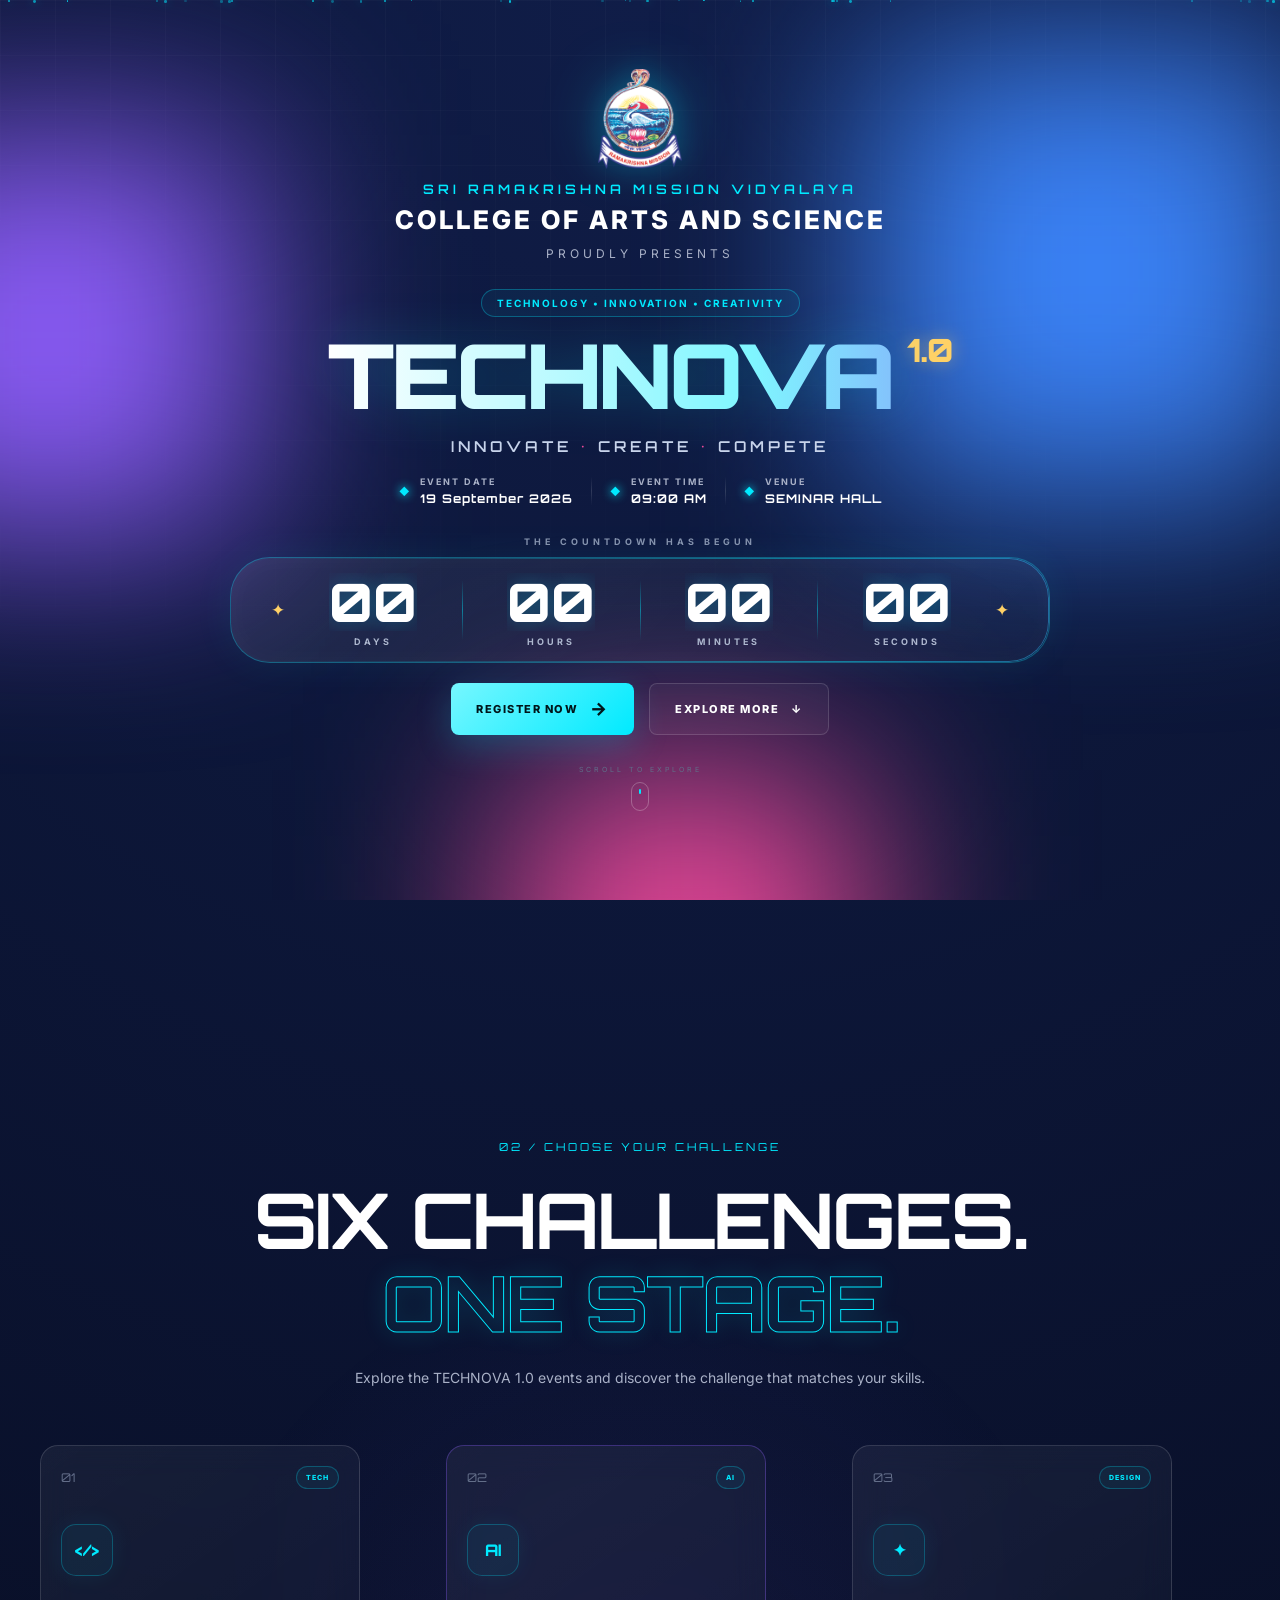
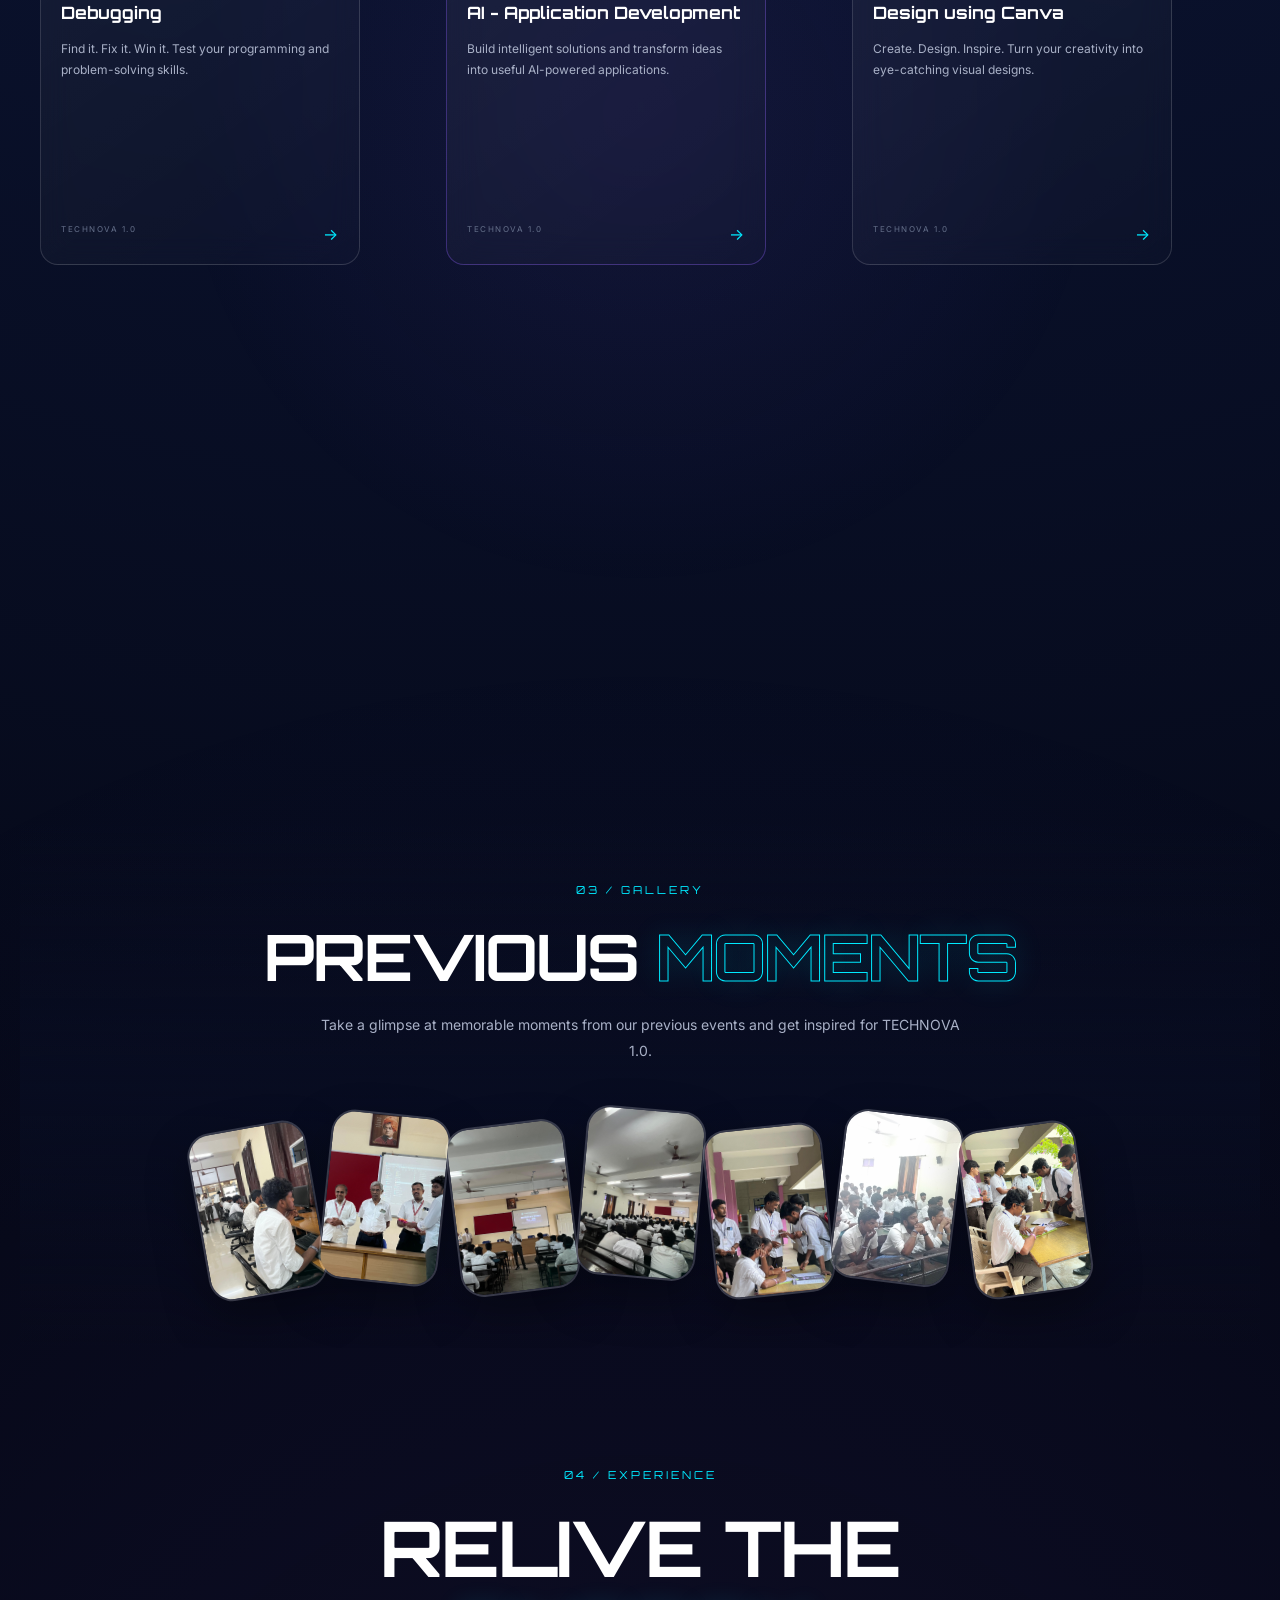
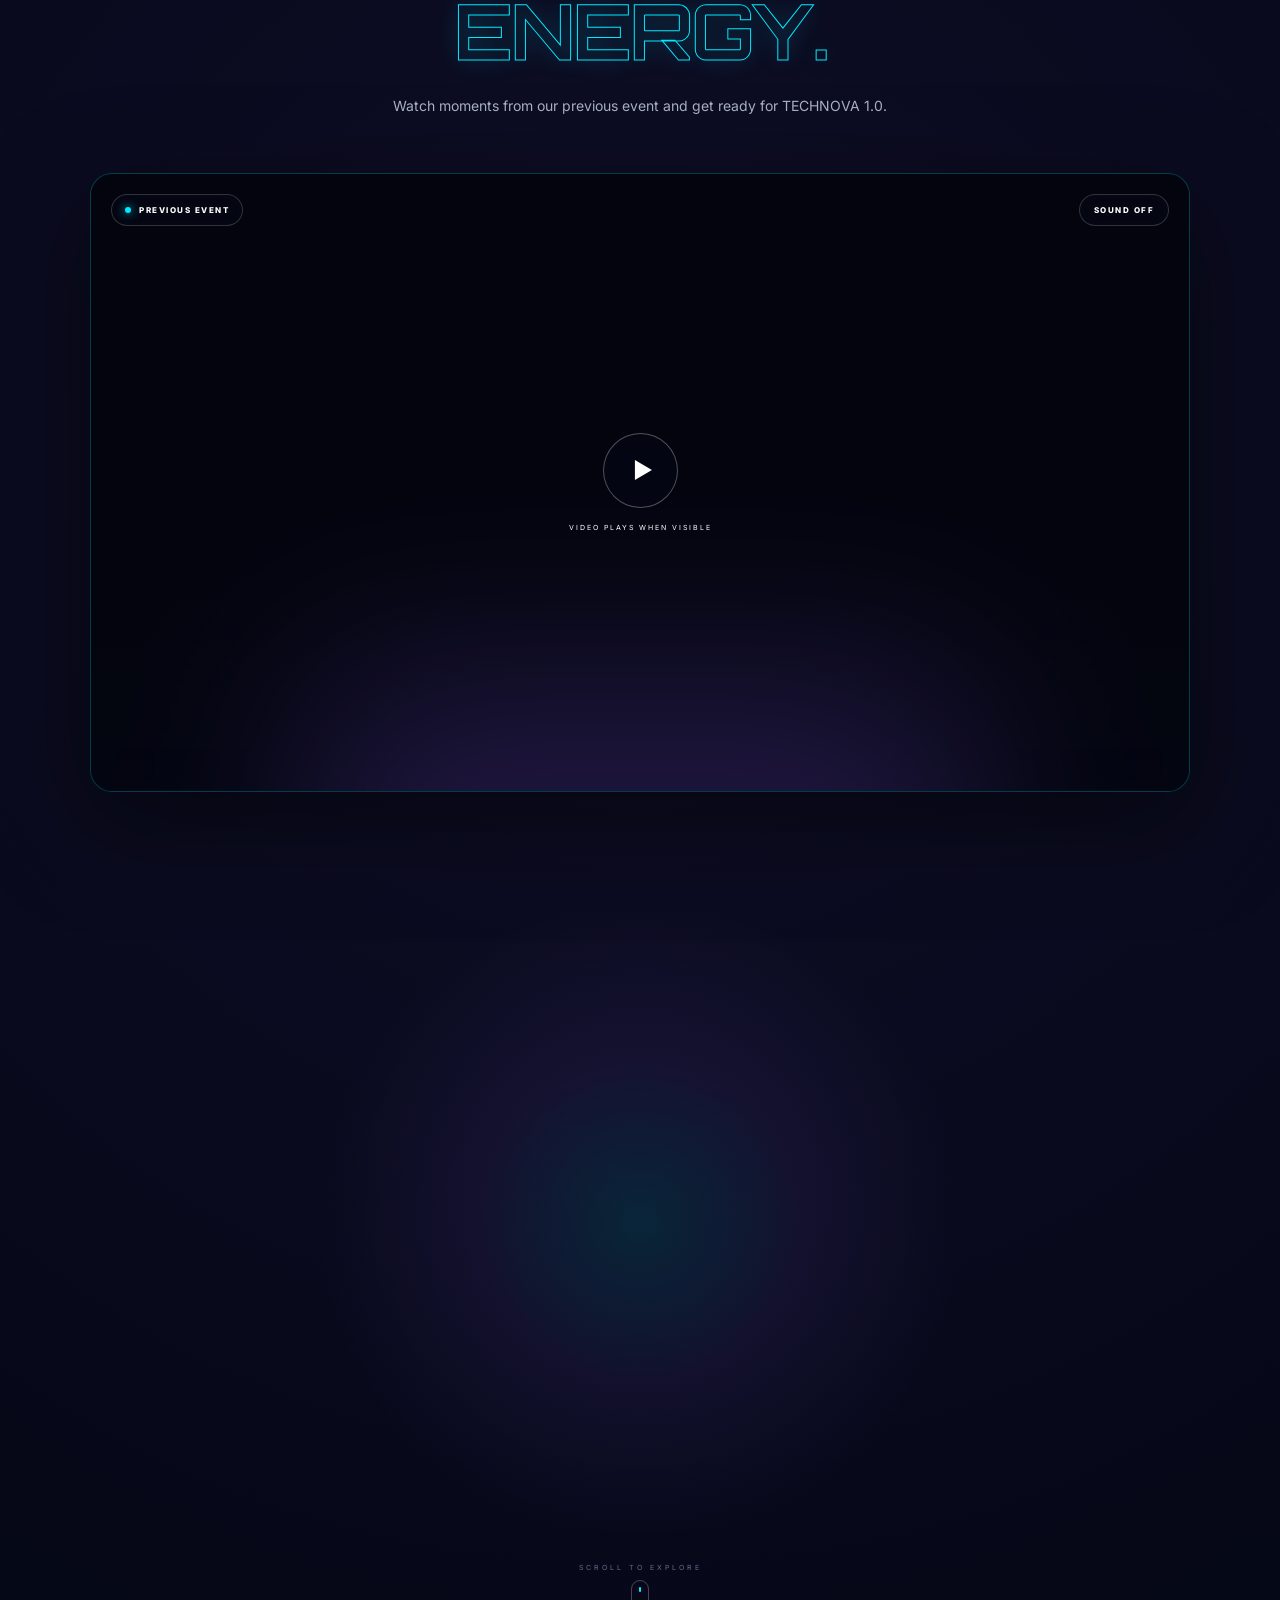
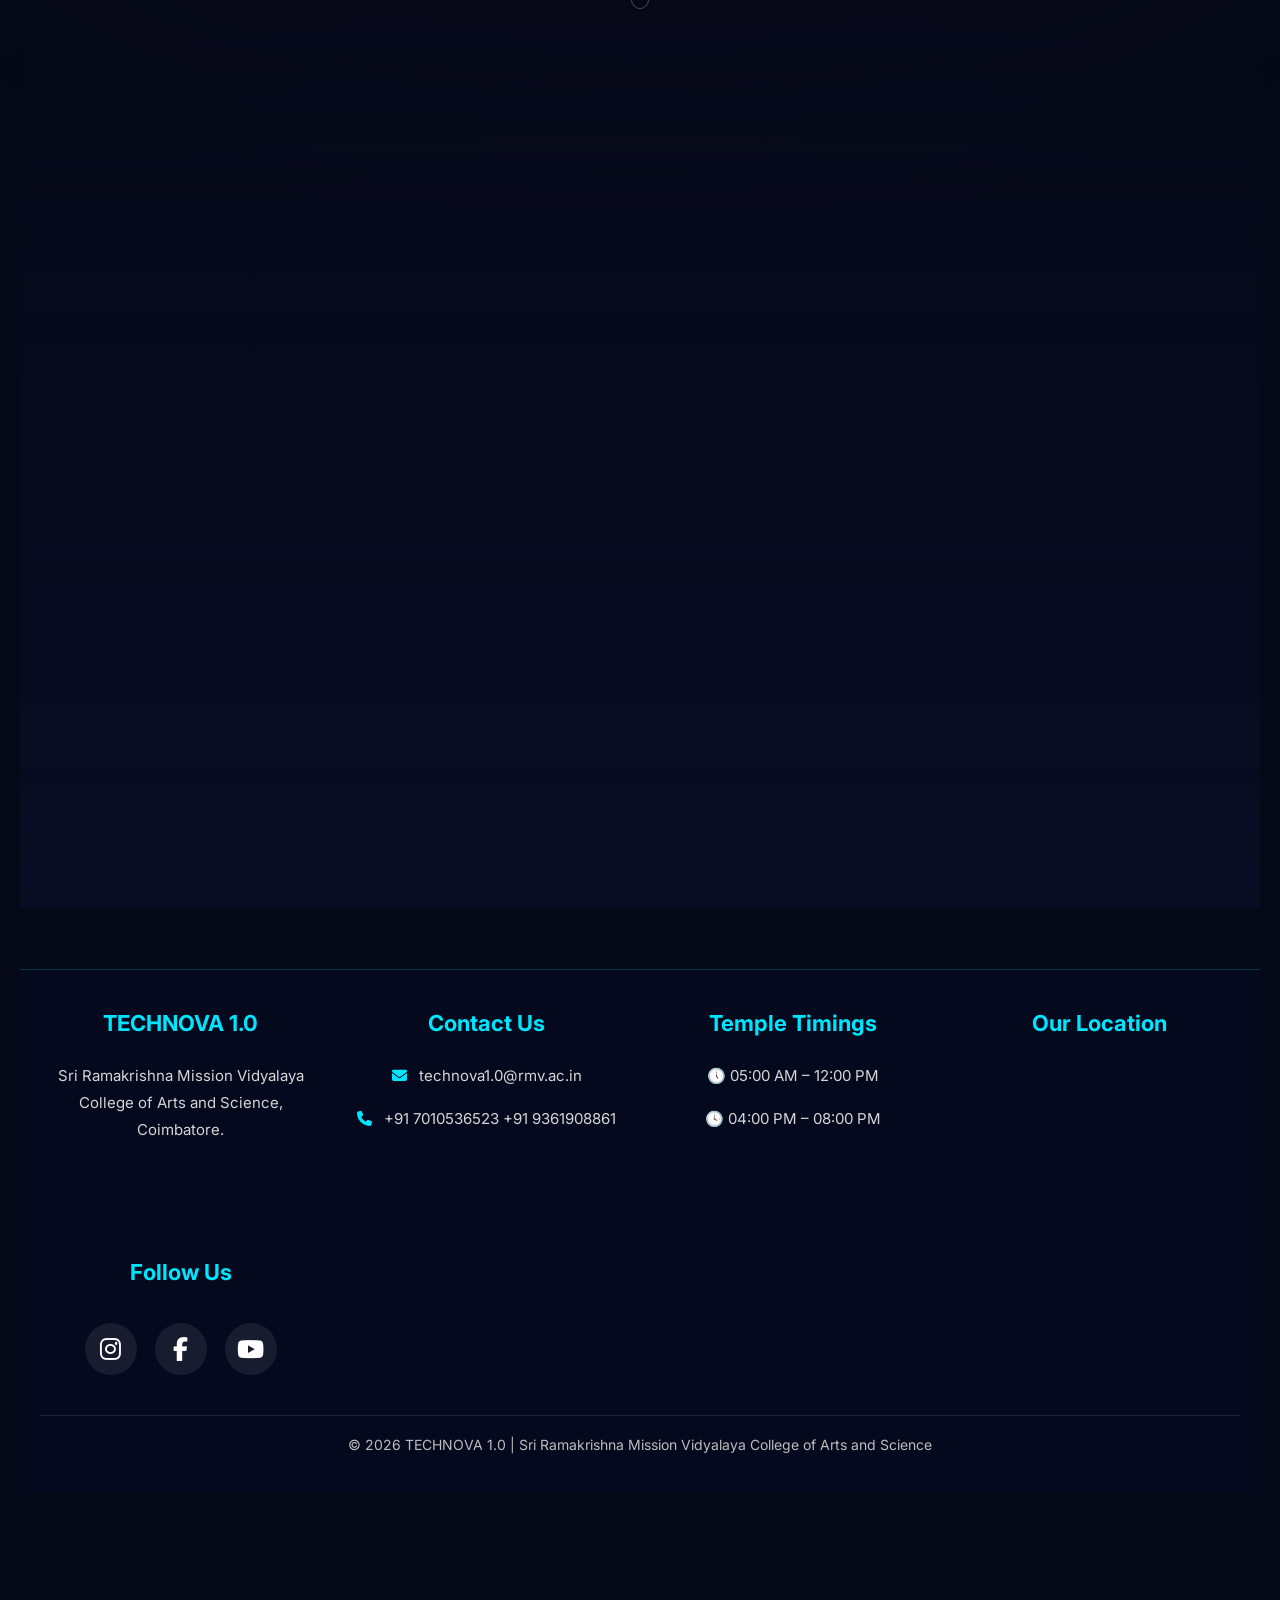
<file: index.html>
<!DOCTYPE html>
<html lang="en">
<head>
    <meta charset="UTF-8">
    <meta name="viewport" content="width=device-width, initial-scale=1.0">

    <title>TECHNOVA 1.0 | SRMV College</title>

    <meta
        name="description"
        content="TECHNOVA 1.0 - Sri Ramakrishna Mission Vidyalaya College of Arts and Science"
    >
    <!-- Font Awesome -->
<link rel="stylesheet"
href="https://cdnjs.cloudflare.com/ajax/libs/font-awesome/6.6.0/css/all.min.css">

    <link rel="stylesheet" href="css/style.css">
</head>

<body>

    <!-- Animated Background -->
    <div class="background-animation">
        <div class="grid"></div>

        <div class="orb orb-one"></div>
        <div class="orb orb-two"></div>
        <div class="orb orb-three"></div>

        <div id="particles"></div>
    </div>


    <!-- =========================
         HERO SECTION
    ========================== -->
    <main class="hero">

        <!-- College Logo -->
        <div class="logo-wrapper reveal">
            <div class="logo-glow"></div>

            <img
                src="assets/images/logo.png"
                alt="Sri Ramakrishna Mission Vidyalaya College Logo"
                class="college-logo"
            >
        </div>


        <!-- College Name -->
        <div class="college-section reveal">

            <p class="institution-label">
                SRI RAMAKRISHNA MISSION VIDYALAYA
            </p>

            <h1 class="college-name">
                COLLEGE OF ARTS AND SCIENCE
            </h1>

            <p class="presents">
                proudly presents
            </p>

        </div>


        <!-- Event Name -->
        <section class="event-title-section reveal">

            <div class="tech-label">
                TECHNOLOGY • INNOVATION • CREATIVITY
            </div>

            <h2 class="technova-title">
                <span class="techno">TECHNOVA</span>
                <span class="version">1.0</span>
            </h2>

            <p class="tagline">
                INNOVATE <span>•</span>
                CREATE <span>•</span>
                COMPETE
            </p>

        </section>


        <!-- Event Information -->
        <section class="event-info reveal">

            <div class="info-item">
                <span class="info-icon">◆</span>

                <div>
                    <small>EVENT DATE</small>
                    <strong>19 September 2026</strong>
                </div>
            </div>

            <div class="info-line"></div>

            <div class="info-item">
                <span class="info-icon">◆</span>

                <div>
                    <small>EVENT TIME</small>
                    <strong>09:00 AM</strong>
                </div>
            </div>

            <div class="info-line"></div>

            <div class="info-item">
                <span class="info-icon">◆</span>

                <div>
                    <small>VENUE</small>
                    <strong>SEMINAR HALL</strong>
                </div>
            </div>

        </section>


        <!-- =========================
             COUNTDOWN
        ========================== -->

        <section class="countdown-section reveal">

            <p class="countdown-heading">
                THE COUNTDOWN HAS BEGUN
            </p>

            <div class="countdown-card">

                <div class="side-decoration">
                    ✦
                </div>


                <!-- Days -->
                <div class="countdown-box">

                    <div class="number-wrapper">
                        <span id="days" class="count-number">00</span>
                    </div>

                    <span class="count-label">
                        DAYS
                    </span>

                </div>


                <div class="separator"></div>


                <!-- Hours -->
                <div class="countdown-box">

                    <div class="number-wrapper">
                        <span id="hours" class="count-number">00</span>
                    </div>

                    <span class="count-label">
                        HOURS
                    </span>

                </div>


                <div class="separator"></div>


                <!-- Minutes -->
                <div class="countdown-box">

                    <div class="number-wrapper">
                        <span id="minutes" class="count-number">00</span>
                    </div>

                    <span class="count-label">
                        MINUTES
                    </span>

                </div>


                <div class="separator"></div>


                <!-- Seconds -->
                <div class="countdown-box">

                    <div class="number-wrapper">
                        <span id="seconds" class="count-number">00</span>
                    </div>

                    <span class="count-label">
                        SECONDS
                    </span>

                </div>


                <div class="side-decoration">
                    ✦
                </div>

            </div>

        </section>


        <!-- Buttons -->
        <div class="hero-buttons reveal">

            <a
                href="registration.html"
                class="btn btn-primary"
            >
                <span>REGISTER NOW</span>
                <span class="arrow">→</span>
            </a>


            <button
                type="button"
                class="btn btn-secondary"
                id="exploreBtn"
            >
                EXPLORE MORE
                <span class="down-arrow">↓</span>
            </button>

        </div>
        <div class="scroll-indicator">

    <span>SCROLL TO EXPLORE</span>

    <div class="mouse">
        <div class="mouse-wheel"></div>
    </div>

</div>

</main>

<!-- EVENTS SECTION -->
<section class="events-section" id="events">

        <!-- ==========================================
     EVENTS SECTION
========================================== -->

<section class="events-section" id="events">

    <div class="section-container">

        <div class="section-header-center">

            <p class="section-number">
                02 / CHOOSE YOUR CHALLENGE
            </p>

            <h2 class="section-title">
                SIX CHALLENGES.
                <span>ONE STAGE.</span>
            </h2>

            <p class="section-subtitle">
                Explore the TECHNOVA 1.0 events and discover
                the challenge that matches your skills.
            </p>

        </div>


        <div class="home-events-grid">


            <!-- EVENT 01 -->

            <article class="home-event-card">

                <div class="event-top">

                    <span class="event-index">
                        01
                    </span>

                    <span class="event-badge">
                        TECH
                    </span>

                </div>

                <div class="event-icon">
                    &lt;/&gt;
                </div>

                <h3>
                    Debugging
                </h3>

                <p>
                    Find it. Fix it. Win it.
                    Test your programming and
                    problem-solving skills.
                </p>

                <div class="event-bottom">
                    <span>TECHNOVA 1.0</span>
                    <span>→</span>
                </div>

            </article>



            <!-- EVENT 02 -->

            <article class="home-event-card featured">

                <div class="event-top">

                    <span class="event-index">
                        02
                    </span>

                    <span class="event-badge">
                        AI
                    </span>

                </div>

                <div class="event-icon">
                    AI
                </div>

                <h3>
                    AI - Application Development
                </h3>

                <p>
                    Build intelligent solutions
                    and transform ideas into
                    useful AI-powered applications.
                </p>

                <div class="event-bottom">
                    <span>TECHNOVA 1.0</span>
                    <span>→</span>
                </div>

            </article>



            <!-- EVENT 03 -->

            <article class="home-event-card">

                <div class="event-top">

                    <span class="event-index">
                        03
                    </span>

                    <span class="event-badge">
                        DESIGN
                    </span>

                </div>

                <div class="event-icon">
                    ✦
                </div>

                <h3>
                    Design using Canva
                </h3>

                <p>
                    Create. Design. Inspire.
                    Turn your creativity into
                    eye-catching visual designs.
                </p>

                <div class="event-bottom">
                    <span>TECHNOVA 1.0</span>
                    <span>→</span>
                </div>

            </article>



            <!-- EVENT 04 -->

            <article class="home-event-card">

                <div class="event-top">

                    <span class="event-index">
                        04
                    </span>

                    <span class="event-badge">
                        FUN
                    </span>

                </div>

                <div class="event-icon">
                    AZ
                </div>

                <h3>
                    Jumble Words
                </h3>

                <p>
                    Decode the challenge.
                    Rearrange, discover and race
                    against time.
                </p>

                <div class="event-bottom">
                    <span>TECHNOVA 1.0</span>
                    <span>→</span>
                </div>

            </article>



            <!-- EVENT 05 -->

            <article class="home-event-card">

                <div class="event-top">

                    <span class="event-index">
                        05
                    </span>

                    <span class="event-badge">
                        IDEA
                    </span>

                </div>

                <div class="event-icon">
                    ◇
                </div>

                <h3>
                    Ideation
                </h3>

                <p>
                    Turn ideas into possibilities.
                    Think differently and present
                    innovative solutions.
                </p>

                <div class="event-bottom">
                    <span>TECHNOVA 1.0</span>
                    <span>→</span>
                </div>

            </article>



            <!-- EVENT 06 -->

            <article class="home-event-card featured">

                <div class="event-top">

                    <span class="event-index">
                        06
                    </span>

                    <span class="event-badge">
                        AI
                    </span>

                </div>

                <div class="event-icon">
                    ▶
                </div>

                <h3>
                    AI - Video Generator
                </h3>

                <p>
                    Imagine it. Generate it.
                    Use artificial intelligence
                    to transform concepts into video.
                </p>

                <div class="event-bottom">
                    <span>TECHNOVA 1.0</span>
                    <span>→</span>
                </div>

            </article>

        </div>

    </div>

</section>



<!-- ==========================================
     GALLERY
========================================== -->

<section class="gallery-section" id="gallery">
    <div class="section-header-center">

    <p class="section-number">
        03 / GALLERY
    </p>

    <h2 class="section-title">
        PREVIOUS
        <span>MOMENTS</span>
    </h2>

    <p class="section-subtitle">
        Take a glimpse at memorable moments from our previous events and get inspired for TECHNOVA 1.0.
    </p>

</div>

    <div class="photo-strip">

    <div class="strip-photo">
        <img src="assets/images/gallery/event-1.jpg" alt="Previous Event">
    </div>

    <div class="strip-photo">
        <img src="assets/images/gallery/event-2.jpg" alt="Previous Event">
    </div>

    <div class="strip-photo">
        <img src="assets/images/gallery/event-3.jpg" alt="Previous Event">
    </div>

    <div class="strip-photo">
        <img src="assets/images/gallery/event-4.jpg" alt="Previous Event">
    </div>

    <div class="strip-photo">
        <img src="assets/images/gallery/event-5.jpg" alt="Previous Event">
    </div>

    <div class="strip-photo">
        <img src="assets/images/gallery/event-6.jpg" alt="Previous Event">
    </div>

    <div class="strip-photo">
        <img src="assets/images/gallery/event-7.jpg" alt="Previous Event">
    </div>

</div>

</section>



<!-- ==========================================
     PREVIOUS EVENT VIDEO
========================================== -->

<section class="video-section" id="previous-event">

    <div class="section-container">


        <div class="video-heading">

            <p class="section-number">
                04 / EXPERIENCE
            </p>

            <h2 class="section-title">
                RELIVE THE
                <span>ENERGY.</span>
            </h2>

            <p class="section-subtitle">
                Watch moments from our previous event
                and get ready for TECHNOVA 1.0.
            </p>

        </div>


        <div class="video-wrapper">

            <div class="video-glow"></div>


            <video
                id="previousEventVideo"
                muted
                loop
                playsinline
                preload="metadata"
            >

                <source
                    src="assets/videos/previous-event.mp4"
                    type="video/mp4"
                >

                Your browser does not support video playback.

            </video>


            <div class="video-ui">

                <div class="video-label">

                    <span class="live-dot"></span>

                    PREVIOUS EVENT

                </div>


                <button
                    type="button"
                    id="soundButton"
                    class="sound-button"
                    aria-label="Turn video sound on"
                >
                    SOUND OFF
                </button>

            </div>


            <div
                class="video-play-indicator"
                id="videoPlayIndicator"
            >
                <span>▶</span>

                <small>
                    VIDEO PLAYS WHEN VISIBLE
                </small>
            </div>

        </div>

    </div>

</section>



<!-- ==========================================
     FINAL CTA
========================================== -->

<section class="final-cta">

    <div class="cta-glow"></div>

    <div class="cta-content">

        <img
            src="assets/images/logo.png"
            alt="College Logo"
            class="cta-logo"
        >


        <p class="section-number">
            05 / YOUR TURN
        </p>


        <h2>
            READY TO
            <span>COMPETE?</span>
        </h2>


        <p>
            Step into TECHNOVA 1.0.
            Showcase your talent, challenge yourself
            and make your mark.
        </p>


        <div class="cta-event-info">

            <span>
                19 September 2026
            </span>

            <i></i>

            <span>
                09:00 AM
            </span>

            <i></i>

            <span>
                SEMINAR HALL
            </span>

        </div>


        <a
            href="registration.html"
            class="cta-register"
        >
            REGISTER FOR TECHNOVA

            <span>
                →
            </span>
        </a>


        <small>
            SRI RAMAKRISHNA MISSION VIDYALAYA
            COLLEGE OF ARTS AND SCIENCE
        </small>

    </div>

</section>


        <!-- Scroll Indicator -->
        <div class="scroll-indicator">

            <span>
                SCROLL TO EXPLORE
            </span>

            <div class="mouse">
                <div class="mouse-wheel"></div>
            </div>

        </div>

    </main>


    <!-- =========================
         EXPLORE / ABOUT
    ========================== -->

    <section
        class="about-section"
        id="explore"
    >

        <div class="section-container">

            <p class="section-number">
                01 / ABOUT THE EVENT
            </p>

            <h2>
                WHERE
                <span>IDEAS</span>
                BECOME
                <span>INNOVATION.</span>
            </h2>

            <p class="about-description">
                TECHNOVA 1.0 brings together young minds to
                explore technology, creativity, artificial
                intelligence, design and problem solving.
                Challenge yourself, showcase your skills and
                become part of an exciting day of innovation.
            </p>


            <div class="stats">

                <div class="stat-card">
                    <strong>06</strong>
                    <span>EVENTS</span>
                </div>

                <div class="stat-card">
                    <strong>01</strong>
                    <span>EXCITING DAY</span>
                </div>

                <div class="stat-card">
                    <strong>∞</strong>
                    <span>POSSIBILITIES</span>
                </div>

            </div>

        </div>

    </section>


    <script src="js/main.js"></script>
    <!-- ========================================= -->
<!-- FOOTER -->
<!-- ========================================= -->

<footer class="footer">

    <div class="footer-container">

        <!-- About -->
        <div class="footer-section">

            <h3>TECHNOVA 1.0</h3>

            <p>
                Sri Ramakrishna Mission Vidyalaya College of Arts and Science,
                Coimbatore.
            </p>

        </div>

        <!-- Contact -->
        <div class="footer-section">

            <h3>Contact Us</h3>

            <p>
                <i class="fas fa-envelope"></i>
                technova1.0@rmv.ac.in
            </p>

            <p>
                <i class="fas fa-phone"></i>
                +91 7010536523
                +91 9361908861
            </p>

        </div>

        <!-- Temple Timings -->
        <div class="footer-section">

            <h3>Temple Timings</h3>

            <p>🕔 05:00 AM – 12:00 PM</p>
            <p>🕓 04:00 PM – 08:00 PM</p>

        </div>

        <!-- Google Map -->
        <div class="footer-section">

            <h3>Our Location</h3>

            <iframe
                src="https://www.google.com/maps?q=Sri+Ramakrishna+Mission+Vidyalaya+College+of+Arts+and+Science,+Coimbatore&output=embed"
                loading="lazy"
                allowfullscreen>
            </iframe>

        </div>

        <!-- Social Media -->
        <div class="footer-section">

            <h3>Follow Us</h3>

            <div class="social-links">

                <a href="https://www.instagram.com/ramakrishnamath" target="_blank">
                    <i class="fa-brands fa-instagram"></i>
                </a>

                <a href="https://www.facebook.com/srkmv/" target="_blank">
                    <i class="fa-brands fa-facebook-f"></i>
                </a>

                <a href="https://www.youtube.com/@rkmcoimbatorevidyalaya" target="_blank">
                    <i class="fa-brands fa-youtube"></i>
                </a>

            </div>

        </div>

    </div>

    <div class="footer-bottom">

        © 2026 TECHNOVA 1.0 | Sri Ramakrishna Mission Vidyalaya College of Arts and Science

    </div>

</footer>

</body>
</html>
</file>
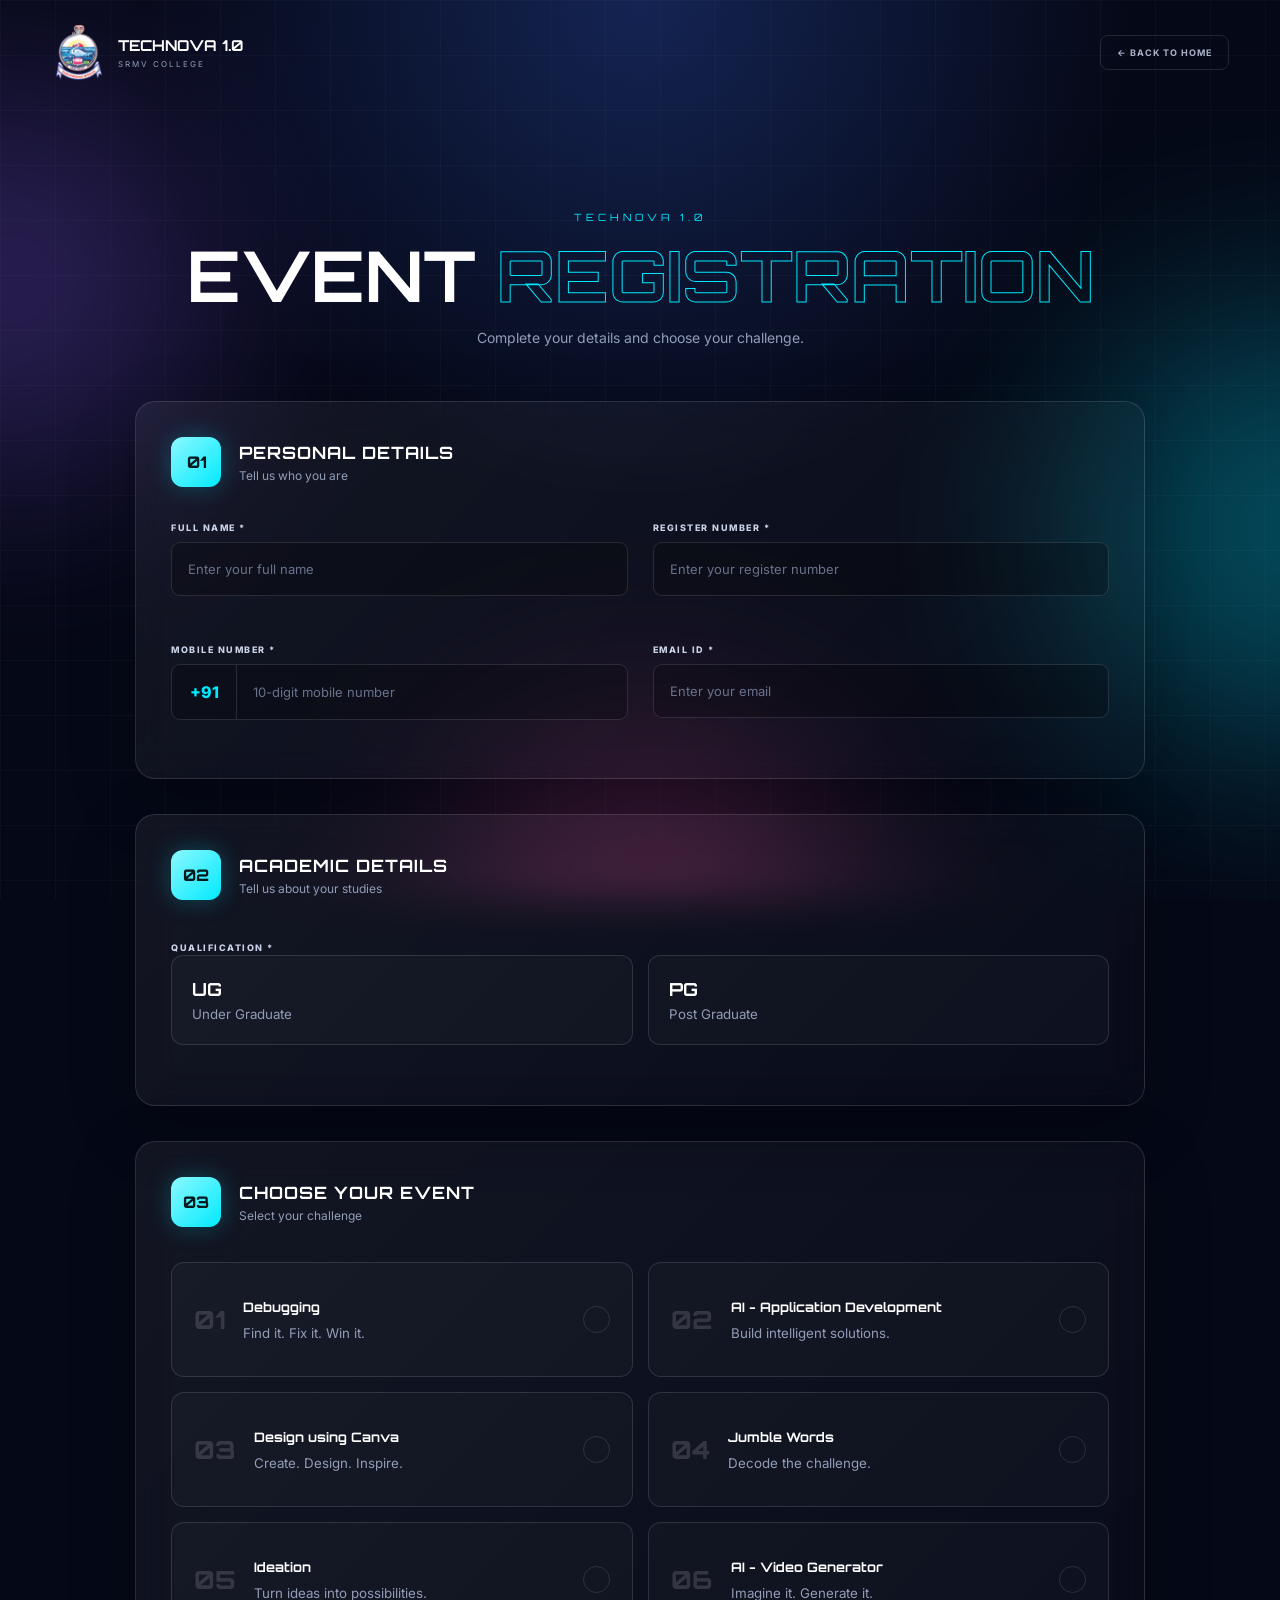
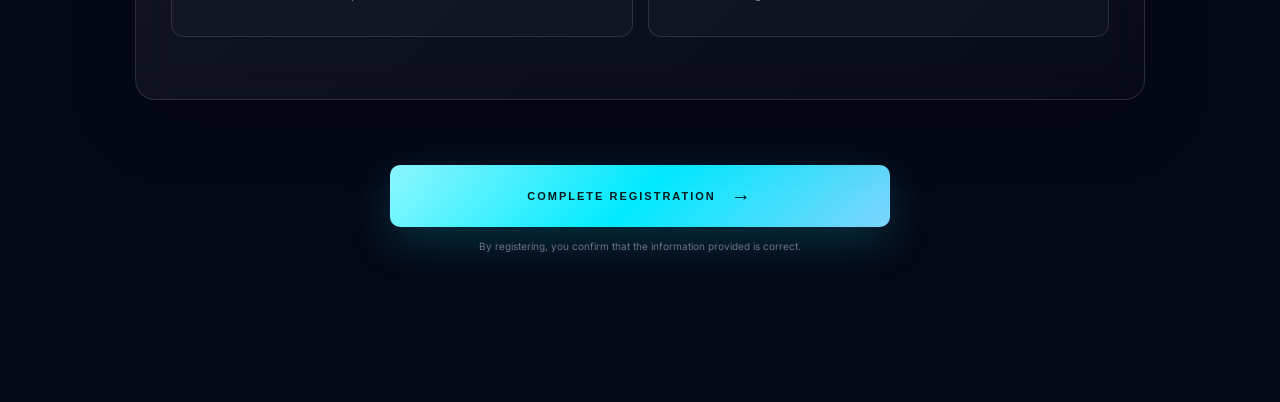
<file: registration.html>
<!DOCTYPE html>
<html lang="en">
<head>
    <meta charset="UTF-8">
    <meta name="viewport" content="width=device-width, initial-scale=1.0">

    <title>Registration | TECHNOVA 1.0</title>

    <link rel="stylesheet" href="css/registration.css">
</head>

<body>

<div class="background-animation">
    <div class="grid"></div>
    <div class="orb orb-1"></div>
    <div class="orb orb-2"></div>
    <div class="orb orb-3"></div>
    <div id="particles"></div>
</div>


<header class="topbar">

    <a href="index.html" class="brand">
        <img src="assets/images/logo.png" alt="College Logo">

        <div>
            <strong>TECHNOVA 1.0</strong>
            <span>SRMV COLLEGE</span>
        </div>
    </a>

    <a href="index.html" class="back-btn">
        ← BACK TO HOME
    </a>

</header>


<main class="registration-container">

    <section class="registration-heading">

        <span class="small-label">
            TECHNOVA 1.0
        </span>

        <h1>
            EVENT
            <span>REGISTRATION</span>
        </h1>

        <p>
            Complete your details and choose your challenge.
        </p>

    </section>


    <form id="registrationForm" novalidate>


        <!-- ==============================
             01 PERSONAL DETAILS
        =============================== -->

        <section class="form-section">

            <div class="section-heading">

                <div class="section-number">
                    01
                </div>

                <div>
                    <h2>PERSONAL DETAILS</h2>
                    <p>Tell us who you are</p>
                </div>

            </div>


            <div class="form-grid">

                <div class="field">

                    <label for="fullName">
                        FULL NAME *
                    </label>

                    <input
                        type="text"
                        id="fullName"
                        name="fullName"
                        placeholder="Enter your full name"
                        autocomplete="name"
                        required
                    >

                    <small class="error"></small>

                </div>


                <div class="field">

                    <label for="registerNo">
                        REGISTER NUMBER *
                    </label>

                    <input
                        type="text"
                        id="registerNo"
                        name="registerNo"
                        placeholder="Enter your register number"
                        required
                    >

                    <small class="error"></small>

                </div>


                <div class="field">

                    <label for="mobile">
                        MOBILE NUMBER *
                    </label>

                    <div class="mobile-input">

                        <span>+91</span>

                        <input
                            type="tel"
                            id="mobile"
                            name="mobile"
                            maxlength="10"
                            inputmode="numeric"
                            placeholder="10-digit mobile number"
                            autocomplete="tel"
                            required
                        >

                    </div>

                    <small class="error"></small>

                </div>


                <div class="field">

                    <label for="email">
                        EMAIL ID *
                    </label>

                    <input
                        type="email"
                        id="email"
                        name="email"
                        placeholder="Enter your email"
                        autocomplete="email"
                        required
                    >

                    <small class="error"></small>

                </div>

            </div>

        </section>



        <!-- ==============================
             02 ACADEMIC DETAILS
        =============================== -->

        <section class="form-section">

            <div class="section-heading">

                <div class="section-number">
                    02
                </div>

                <div>
                    <h2>ACADEMIC DETAILS</h2>
                    <p>Tell us about your studies</p>
                </div>

            </div>


            <div class="academic-block">

                <label class="group-label">
                    QUALIFICATION *
                </label>


                <div class="qualification-options">

                    <label class="choice-card">

                        <input
                            type="radio"
                            name="qualification"
                            value="UG"
                        >

                        <span class="choice-content">

                            <strong>UG</strong>

                            <small>
                                Under Graduate
                            </small>

                        </span>

                    </label>


                    <label class="choice-card">

                        <input
                            type="radio"
                            name="qualification"
                            value="PG"
                        >

                        <span class="choice-content">

                            <strong>PG</strong>

                            <small>
                                Post Graduate
                            </small>

                        </span>

                    </label>

                </div>

                <small
                    class="error"
                    id="qualificationError"
                ></small>

            </div>


    
        </section>



        <!-- ==============================
             03 EVENT
        =============================== -->

        <section class="form-section event-section">

            <div class="section-heading">

                <div class="section-number">
                    03
                </div>

                <div>
                    <h2>CHOOSE YOUR EVENT</h2>
                    <p>Select your challenge</p>
                </div>

            </div>


            <div class="events-grid">


                <label class="event-card">

                    <input
                        type="radio"
                        name="event"
                        value="Debugging"
                    >

                    <span class="event-content">

                        <span class="event-number">
                            01
                        </span>

                        <span class="event-text">

                            <strong>
                                Debugging
                            </strong>

                            <small>
                                Find it. Fix it. Win it.
                            </small>

                        </span>

                        <span class="check">
                            ✓
                        </span>

                    </span>

                </label>



                <label class="event-card">

                    <input
                        type="radio"
                        name="event"
                        value="AI - Application Development"
                    >

                    <span class="event-content">

                        <span class="event-number">
                            02
                        </span>

                        <span class="event-text">

                            <strong>
                                AI - Application Development
                            </strong>

                            <small>
                                Build intelligent solutions.
                            </small>

                        </span>

                        <span class="check">
                            ✓
                        </span>

                    </span>

                </label>



                <label class="event-card">

                    <input
                        type="radio"
                        name="event"
                        value="Design using Canva"
                    >

                    <span class="event-content">

                        <span class="event-number">
                            03
                        </span>

                        <span class="event-text">

                            <strong>
                                Design using Canva
                            </strong>

                            <small>
                                Create. Design. Inspire.
                            </small>

                        </span>

                        <span class="check">
                            ✓
                        </span>

                    </span>

                </label>



                <label class="event-card">

                    <input
                        type="radio"
                        name="event"
                        value="Jumble Words"
                    >

                    <span class="event-content">

                        <span class="event-number">
                            04
                        </span>

                        <span class="event-text">

                            <strong>
                                Jumble Words
                            </strong>

                            <small>
                                Decode the challenge.
                            </small>

                        </span>

                        <span class="check">
                            ✓
                        </span>

                    </span>

                </label>



                <label class="event-card">

                    <input
                        type="radio"
                        name="event"
                        value="Ideation"
                    >

                    <span class="event-content">

                        <span class="event-number">
                            05
                        </span>

                        <span class="event-text">

                            <strong>
                                Ideation
                            </strong>

                            <small>
                                Turn ideas into possibilities.
                            </small>

                        </span>

                        <span class="check">
                            ✓
                        </span>

                    </span>

                </label>



                <label class="event-card">

                    <input
                        type="radio"
                        name="event"
                        value="AI - Video Generator"
                    >

                    <span class="event-content">

                        <span class="event-number">
                            06
                        </span>

                        <span class="event-text">

                            <strong>
                                AI - Video Generator
                            </strong>

                            <small>
                                Imagine it. Generate it.
                            </small>

                        </span>

                        <span class="check">
                            ✓
                        </span>

                    </span>

                </label>

            </div>


            <small
                class="error event-error"
                id="eventError"
            ></small>

        </section>



        <!-- ==============================
             SUBMIT
        =============================== -->

        <section class="submit-section">

            <div
                id="formMessage"
                class="form-message"
            ></div>


            <button
                type="submit"
                id="submitBtn"
                class="submit-btn"
            >

                <span id="submitText">
                    COMPLETE REGISTRATION
                </span>

                <span
                    id="submitArrow"
                    class="submit-arrow"
                >
                    →
                </span>

                <span
                    id="loader"
                    class="loader hidden"
                ></span>

            </button>


            <p class="submit-note">
                By registering, you confirm that the
                information provided is correct.
            </p>

        </section>

    </form>

</main>


<script src="js/registration.js"></script>
</body>
</html>
</file>
<file: css/style.css>
/* ==========================================
   TECHNOVA 1.0
   MAIN STYLESHEET
========================================== */

@import url('https://fonts.googleapis.com/css2?family=Inter:wght@400;500;600;700;800&family=Orbitron:wght@500;600;700;800;900&display=swap');


/* ==========================================
   VARIABLES
========================================== */

:root {
    --bg: #050816;
    --bg-secondary: #080d22;

    --white: #ffffff;
    --muted: #a9b1c7;

    --cyan: #00eaff;
    --blue: #3b82f6;
    --purple: #8b5cf6;
    --pink: #ec4899;
    --yellow: #ffd166;

    --border: rgba(255, 255, 255, 0.14);

    --font-main: "Inter", sans-serif;
    --font-tech: "Orbitron", sans-serif;
}


/* ==========================================
   RESET
========================================== */

* {
    margin: 0;
    padding: 0;
    box-sizing: border-box;
}

html {
    scroll-behavior: smooth;

    -webkit-text-size-adjust: 100%;
    text-size-adjust: 100%;

    overflow-x: hidden;

    width: 100%;
    max-width: 100vw;
}

body {
    min-height: 100vh;

    width: 100%;
    max-width: 100vw;

    font-family: var(--font-main);

    background:
        radial-gradient(
            circle at 50% 0%,
            #101d48 0%,
            var(--bg) 45%
        );

    color: var(--white);

    overflow-x: hidden;

    position: relative;
}

button,
a {
    font-family: inherit;
}

img,
video,
iframe,
svg {
    max-width: 100%;
}


/* ==========================================
   BACKGROUND
========================================== */

.background-animation {
    position: fixed;
    inset: 0;

    overflow: hidden;
    width: 100%;
    height: 100%;

    pointer-events: none;

    isolation: isolate;
}


/* GRID */

.grid {
    position: absolute;

    inset: 0;

    background-image:
        linear-gradient(
            rgba(255,255,255,0.025) 1px,
            transparent 1px
        ),
        linear-gradient(
            90deg,
            rgba(255,255,255,0.025) 1px,
            transparent 1px
        );

    background-size: 55px 55px;

    mask-image:
        linear-gradient(
            to bottom,
            black,
            transparent 90%
        );

    animation: gridMove 20s linear infinite;
}

@keyframes gridMove {

    from {
        transform: translateY(0);
    }

    to {
        transform: translateY(55px);
    }
}


/* GLOW ORBS */

.orb {
    position: absolute;
    filter: blur(100px);

    pointer-events: none;
}


.orb-one {
    width: 400px;
    height: 400px;

    background: var(--purple);

    left: -150px;
    top: 15%;
}


.orb-two {
    width: 450px;
    height: 450px;

    background: var(--blue);

    right: -40px;
    top: 5%;

    animation-delay: -3s;
}


.orb-three {
    width: 350px;
    height: 350px;

    background: var(--pink);

    left: 40%;
    bottom: -220px;

    animation-delay: -6s;
}


@keyframes floatingOrb {

    from {
        transform:
            translate3d(0, 0, 0)
            scale(1);
    }

    to {
        transform:
            translate3d(40px, -40px, 0)
            scale(1.15);
    }
}


/* PARTICLES */

.particle {
    position: absolute;

    width: 3px;
    height: 3px;

    border-radius: 50%;

    background: var(--cyan);

    opacity: 0.5;

    box-shadow:
        0 0 10px var(--cyan);

    animation:
        particleFloat linear infinite;
}


@keyframes particleFloat {

    from {
        transform: translateY(110vh);
        opacity: 0;
    }

    15% {
        opacity: 0.7;
    }

    85% {
        opacity: 0.5;
    }

    to {
        transform: translateY(-20vh);
        opacity: 0;
    }
}


/* ==========================================
   HERO
========================================== */

.hero {
    position: relative;

    min-height:100vh;

    width: min(1200px, 92%);

    margin: auto;

    display: flex;
    flex-direction: column;
    justify-content: center;
    align-items: center;

    text-align: center;

    padding:40px 20px 60px;
}


/* ==========================================
   LOGO
========================================== */

.logo-wrapper {
    position: relative;

    width: 100px;
    height: 100px;

    display: flex;
    justify-content: center;
    align-items: center;

    margin-bottom: 12px;
}


.logo-glow {
    position: absolute;

    width: 80px;
    height: 80px;

    border-radius: 50%;

    background:
        rgba(0, 234, 255, 0.25);

    filter: blur(30px);

    animation:
        logoPulse 3s ease-in-out infinite;
}


.college-logo {
    position: relative;

    max-width: 100%;
    max-height: 100%;

    object-fit: contain;

    z-index: 2;

    filter:
        drop-shadow(
            0 0 15px
            rgba(0, 234, 255, 0.22)
        );
}


@keyframes logoPulse {

    0%,
    100% {
        transform: scale(0.9);
        opacity: 0.4;
    }

    50% {
        transform: scale(1.25);
        opacity: 0.8;
    }
}


/* ==========================================
   COLLEGE
========================================== */

.institution-label {
    color: var(--cyan);

    font-family: var(--font-tech);

    font-size: 13px;

    font-weight: 600;

    letter-spacing: 4px;

    margin-bottom: 7px;
}


.college-name {
    font-size: clamp(
        18px,
        2vw,
        28px
    );

    letter-spacing: 3px;

    font-weight: 800;
}


.presents {
    color: var(--muted);

    font-size: 12px;

    letter-spacing: 4px;

    text-transform: uppercase;

    margin-top: 11px;
}


/* ==========================================
   EVENT TITLE
========================================== */

.event-title-section {
    margin-top: 28px;
}


.tech-label {
    display: inline-block;

    padding: 7px 15px;

    border:
        1px solid
        rgba(0, 234, 255, 0.3);

    border-radius: 100px;

    color: var(--cyan);

    font-size: 10px;

    font-weight: 700;

    letter-spacing: 2px;

    background:
        rgba(0, 234, 255, 0.05);

    margin-bottom: 13px;
}


.technova-title {
    position: relative;

    font-family: var(--font-tech);

    font-size:
        clamp(
            50px,
            7vw,
            95px
        );

    font-weight: 900;

    line-height: 1;

    letter-spacing: -4px;

    display: flex;

    justify-content: center;
    align-items: flex-start;

    gap: 15px;
}


.techno {
    background:
        linear-gradient(
            90deg,
            #ffffff,
            #7ff6ff,
            #8b5cf6,
            #ff72c6,
            #ffffff
        );

    background-size: 300%;

    background-clip: text;
    -webkit-background-clip: text;

    color: transparent;

    animation:
        titleGradient 6s linear infinite;

    filter:
        drop-shadow(
            0 0 25px
            rgba(0, 234, 255, 0.20)
        );
}


@keyframes titleGradient {

    0% {
        background-position: 0%;
    }

    100% {
        background-position: 300%;
    }
}


.version {
    font-size:
        clamp(
            18px,
            2.5vw,
            34px
        );

    color: var(--yellow);

    letter-spacing: 0;

    margin-top: 4px;

    text-shadow:
        0 0 18px
        rgba(255, 209, 102, 0.45);
}


.tagline {
    margin-top: 17px;

    font-family: var(--font-tech);

    font-size:
        clamp(
            11px,
            1.4vw,
            15px
        );

    font-weight: 600;

    letter-spacing: 4px;

    color: #c9d4eb;
}


.tagline span {
    color: var(--pink);
}


/* ==========================================
   EVENT INFORMATION
========================================== */

.event-info {
    margin-top: 20px;

    display: flex;

    justify-content: center;
    align-items: center;

    gap: 18px;
}


.info-item {
    display: flex;

    align-items: center;

    gap: 10px;

    text-align: left;
}


.info-icon {
    color: var(--cyan);

    font-size: 10px;

    text-shadow:
        0 0 10px var(--cyan);
}


.info-item div {
    display: flex;
    flex-direction: column;

    gap: 4px;
}


.info-item small {
    color: var(--muted);

    font-size: 9px;

    font-weight: 700;

    letter-spacing: 2px;
}


.info-item strong {
    font-family: var(--font-tech);

    font-size: 12px;

    letter-spacing: 1px;
}


.info-line {
    width: 1px;
    height: 30px;

    background:
        linear-gradient(
            transparent,
            var(--border),
            transparent
        );
}


/* ==========================================
   COUNTDOWN
========================================== */

.countdown-section {
    width: min(
        820px,
        100%
    );

    margin-top: 30px;
}


.countdown-heading {
    font-size: 9px;

    color: #8792ad;

    font-weight: 700;

    letter-spacing: 4px;

    margin-bottom: 10px;
}


.countdown-card {
    position: relative;

    width: 100%;

    min-height: 100px;

    display: flex;

    justify-content: center;
    align-items: center;

    padding:
        15px
        40px;

    border-radius: 40px;

    border:
        1px solid
        rgba(0, 234, 255, 0.30);

    background:
        linear-gradient(
            135deg,
            rgba(255,255,255,0.08),
            rgba(255,255,255,0.025)
        );

    backdrop-filter:
        blur(20px);

    -webkit-backdrop-filter:
        blur(20px);

    box-shadow:
        inset 0 0 30px
        rgba(255,255,255,0.03),

        0 0 40px
        rgba(0,234,255,0.07);
}


.countdown-card::before {
    content: "";

    position: absolute;

    inset: 0;

    padding: 1px;

    border-radius: inherit;

    background:
        linear-gradient(
            90deg,
            transparent,
            var(--cyan),
            var(--purple),
            var(--pink),
            transparent
        );

    background-size: 300%;

    opacity: 0.45;

    -webkit-mask:
        linear-gradient(#fff 0 0)
        content-box,
        linear-gradient(#fff 0 0);

    -webkit-mask-composite: xor;

    mask-composite: exclude;

    animation:
        borderAnimation 6s linear infinite;
}


@keyframes borderAnimation {

    from {
        background-position: 0%;
    }

    to {
        background-position: 300%;
    }
}


.countdown-box {
    flex: 1;

    display: flex;
    flex-direction: column;

    justify-content: center;
    align-items: center;

    min-width: 110px;
}


.number-wrapper {
    height: 58px;

    overflow: hidden;

    display: flex;

    align-items: center;
}


.count-number {
    font-family: var(--font-tech);

    font-size:
        clamp(
            34px,
            4.3vw,
            53px
        );

    font-weight: 800;

    line-height: 1;

    color: white;

    text-shadow:
        0 0 20px
        rgba(0,234,255,0.25);
}


.count-number.flip {
    animation:
        numberFlip 0.45s ease;
}


@keyframes numberFlip {

    0% {
        transform:
            translateY(-15px);
        opacity: 0;
    }

    100% {
        transform:
            translateY(0);
        opacity: 1;
    }
}


.count-label {
    margin-top: 5px;

    font-size: 9px;

    letter-spacing: 3px;

    color: #aeb8cf;

    font-weight: 700;
}


.separator {
    width: 1px;
    height: 60px;

    background:
        linear-gradient(
            transparent,
            rgba(0,234,255,0.45),
            transparent
        );
}


.side-decoration {
    color: var(--yellow);

    font-size: 17px;

    animation:
        decorationRotate 5s linear infinite;
}


@keyframes decorationRotate {

    from {
        transform: rotate(0deg);
    }

    to {
        transform: rotate(360deg);
    }
}


/* ==========================================
   BUTTONS
========================================== */

.hero-buttons {
    display: flex;

    justify-content: center;

    gap: 15px;

    margin-top: 20px;
}


.btn {
    min-width: 180px;

    height: 52px;

    padding:
        0
        25px;

    display: inline-flex;

    justify-content: center;
    align-items: center;

    gap: 12px;

    border-radius: 8px;

    text-decoration: none;

    border: none;

    cursor: pointer;

    font-size: 11px;

    font-weight: 800;

    letter-spacing: 1.5px;

    transition:
        transform 0.3s ease,
        box-shadow 0.3s ease,
        border-color 0.3s ease;
}


.btn-primary {
    color: #00151a;

    background:
        linear-gradient(
            135deg,
            #76f7ff,
            var(--cyan)
        );

    box-shadow:
        0 10px 35px
        rgba(0,234,255,0.22);
}


.btn-primary:hover {
    transform:
        translateY(-4px);

    box-shadow:
        0 15px 45px
        rgba(0,234,255,0.38);
}


.arrow {
    font-size: 18px;

    transition:
        transform 0.3s ease;
}


.btn-primary:hover .arrow {
    transform:
        translateX(5px);
}


.btn-secondary {
    color: white;

    background:
        rgba(255,255,255,0.04);

    border:
        1px solid
        var(--border);
}


.btn-secondary:hover {
    transform:
        translateY(-4px);

    border-color:
        rgba(139,92,246,0.8);

    box-shadow:
        0 15px 40px
        rgba(139,92,246,0.15);
}


.down-arrow {
    animation:
        arrowBounce 1.4s ease-in-out infinite;
}


@keyframes arrowBounce {

    0%,
    100% {
        transform:
            translateY(-2px);
    }

    50% {
        transform:
            translateY(4px);
    }
}


/* ==========================================
   SCROLL INDICATOR
========================================== */

.scroll-indicator {
    margin-top: 30px;

    display: flex;

    flex-direction: column;

    justify-content: center;
    align-items: center;

    gap: 8px;
}


.scroll-indicator span {
    font-size: 7px;

    letter-spacing: 3px;

    color: #626d88;
}


.mouse {
    width: 18px;
    height: 29px;

    border:
        1px solid
        rgba(255,255,255,0.25);

    border-radius: 20px;

    display: flex;

    justify-content: center;

    padding-top: 6px;
}


.mouse-wheel {
    width: 2px;
    height: 5px;

    border-radius: 10px;

    background: var(--cyan);

    animation:
        mouseWheel 1.5s infinite;
}


@keyframes mouseWheel {

    0% {
        transform:
            translateY(0);
        opacity: 1;
    }

    100% {
        transform:
            translateY(9px);
        opacity: 0;
    }
}


/* ==========================================
   ABOUT
========================================== */

.about-section {
    position: relative;

    min-height: 100vh;

    display: flex;

    align-items: center;

    padding:
        100px
        20px;

    background:
        linear-gradient(
            180deg,
            transparent,
            rgba(10,15,40,0.75)
        );
}


.section-container {
    width:
        min(
            1100px,
            100%
        );

    margin: auto;
}


.section-number {
    color: var(--cyan);

    font-family: var(--font-tech);

    font-size: 11px;

    letter-spacing: 3px;

    margin-bottom: 25px;
}


.section-container h2 {
    max-width: 900px;

    font-family: var(--font-tech);

    font-size:
        clamp(
            40px,
            6vw,
            78px
        );

    line-height: 1.08;

    letter-spacing: -2px;
}


.section-container h2 span {
    color: transparent;

    -webkit-text-stroke:
        1px var(--cyan);

    text-shadow:
        0 0 25px
        rgba(0,234,255,0.15);
}


.about-description {
    max-width: 700px;

    margin-top: 30px;

    color: var(--muted);

    font-size: 16px;

    line-height: 1.9;
}


/* STATS */

.stats {
    display: grid;

    grid-template-columns:
        repeat(3, 1fr);

    gap: 20px;

    margin-top: 50px;
}


.stat-card {
    min-height: 120px;

    padding: 25px;

    display: flex;

    flex-direction: column;

    justify-content: center;

    border:
        1px solid
        var(--border);

    border-radius: 15px;

    background:
        rgba(255,255,255,0.025);

    backdrop-filter:
        blur(15px);

    transition:
        transform 0.3s ease,
        border-color 0.3s ease;
}


.stat-card:hover {
    transform:
        translateY(-7px);

    border-color:
        rgba(0,234,255,0.45);
}


.stat-card strong {
    font-family: var(--font-tech);

    font-size: 45px;

    color: var(--cyan);
}


.stat-card span {
    margin-top: 8px;

    color: var(--muted);

    font-size: 10px;

    letter-spacing: 2px;
}


/* ==========================================
   REVEAL
========================================== */

.reveal {
    opacity: 0;

    transform:
        translateY(25px);

    animation:
        revealElement 0.8s ease forwards;
}


.reveal:nth-child(1) {
    animation-delay: 0.1s;
}

.reveal:nth-child(2) {
    animation-delay: 0.25s;
}

.reveal:nth-child(3) {
    animation-delay: 0.4s;
}

.reveal:nth-child(4) {
    animation-delay: 0.55s;
}

.reveal:nth-child(5) {
    animation-delay: 0.7s;
}

.reveal:nth-child(6) {
    animation-delay: 0.85s;
}


@keyframes revealElement {

    to {
        opacity: 1;

        transform:
            translateY(0);
    }
}


/* ==========================================
   TABLET
========================================== */

@media (max-width: 800px) {

    .hero {
        padding-top: 35px;
    }


    .technova-title {
        letter-spacing: -2px;
    }


    .event-info {
        gap: 14px;
    }


    .countdown-card {
        padding:
            15px
            25px;
    }


    .countdown-box {
        min-width: auto;
    }


    .stats {
        grid-template-columns: 1fr;
    }

}


/* ==========================================
   MOBILE
========================================== */

@media (max-width: 768px) {

    .hero {
        width: 100%;

        min-height: auto;

        padding:
            28px
            20px
            45px;
    }


    .logo-wrapper {
        width: 90px;
        height: 90px;
    }


    .institution-label {
        font-size: 10px;

        letter-spacing: 2px;

        line-height: 1.6;
    }


    .college-name {
        font-size: 16px;

        line-height: 1.5;

        letter-spacing: 1px;
    }


    .presents {
        font-size: 9px;

        letter-spacing: 2px;
    }


    .event-title-section {
        margin-top: 22px;
    }


    .tech-label {
        font-size: 8px;

        letter-spacing: 1.2px;
    }


    .technova-title {
        font-size: clamp(
            43px,
            14vw,
            68px
        );

        letter-spacing: -2px;

        gap: 6px;
    }


    .version {
        font-size: 16px;
    }


    .tagline {
        font-size: 9px;

        letter-spacing: 3px;
    }


    /* EVENT INFO MOBILE */

    .event-info {
        width: 100%;

        display: grid;

        grid-template-columns:
            repeat(3, 1fr);

        gap: 5px;

        margin-top: 25px;
    }


    .info-item {
        flex-direction: column;

        text-align: center;

        gap: 5px;
    }


    .info-icon {
        display: none;
    }


    .info-item small {
        font-size: 7.5px;

        letter-spacing: 1px;
    }


    .info-item strong {
        font-size: 9.5px;

        line-height: 1.5;
    }


    .info-line {
        display: none;
    }


    /* COUNTDOWN MOBILE */

    .countdown-section {
        margin-top: 25px;
    }


    .countdown-heading {
        font-size: 9px;

        letter-spacing: 2px;
    }


    .countdown-card {
        min-height: 92px;

        border-radius: 30px;

        padding:
            12px
            10px;
    }


    .countdown-box {
        min-width: 0;
    }


    .number-wrapper {
        height: 42px;
    }


    .count-number {
        font-size:
            clamp(
                25px,
                8vw,
                34px
            );
    }


    .count-label {
        font-size: 8px;

        letter-spacing: 1px;
    }


    .separator {
        height: 45px;
    }


    .side-decoration {
        display: none;
    }


    /* BUTTONS */

    .hero-buttons {
        width: 100%;

        flex-direction: column;

        margin-top: 22px;

        gap: 10px;
    }


    .btn {
        width: 100%;

        height: 50px;
    }


    .scroll-indicator {
        margin-top: 23px;
    }

    .scroll-indicator span {
        font-size: 8px;
    }


    /* ABOUT */

    .about-section {
        padding:
            70px
            20px;
    }


    .section-container h2 {
        font-size:
            clamp(
                35px,
                11vw,
                55px
            );
    }


    .about-description {
        font-size: 15px;
        line-height:1.7;
    }
    .stats{
    margin-top:25px;
}


    .stat-card {
         min-height:90px;
    padding:18px;
    }

}


/* ==========================================
   EXTRA SMALL PHONES
========================================== */

@media (max-width: 380px) {

    .hero {
        padding: 22px 20px 38px;
    }

    .technova-title {
        letter-spacing: -1px;
        gap: 4px;
    }

    .event-info {
        gap: 4px;
    }

    .info-item strong {
        font-size: 8.5px;
    }

    .countdown-card {
        padding: 10px 6px;
    }

    .count-number {
        font-size: clamp(21px, 8vw, 30px);
    }

    .btn {
        min-width: 0;
    }

}


/* ==========================================
   REDUCED MOTION
========================================== */

@media (prefers-reduced-motion: reduce) {

    *,
    *::before,
    *::after {
        animation-duration: 0.01ms !important;

        animation-iteration-count: 1 !important;

        scroll-behavior: auto !important;
    }

}

/* ==========================================
   COMMON SECTION STYLES
========================================== */

.events-section,
.gallery-section,
.video-section {
    position: relative;
    padding: 120px 20px;
}

.section-header-center,
.video-heading {
    text-align: center;
    max-width: 850px;
    margin: 0 auto 55px;
}

.section-title {
    font-family: var(--font-tech);

    font-size: clamp(38px, 5vw, 70px);

    line-height: 1.1;

    letter-spacing: -2px;
}

.section-title span {
    color: transparent;

    -webkit-text-stroke:
        1px var(--cyan);

    text-shadow:
        0 0 30px
        rgba(0,234,255,.15);
}

.section-subtitle {
    max-width: 650px;

    margin:
        20px
        auto
        0;

    color: var(--muted);

    font-size: 14px;

    line-height: 1.8;
}


/* ==========================================
   EVENTS
========================================== */

.events-section {
    background:
        radial-gradient(
            circle at 50% 50%,
            rgba(139,92,246,.08),
            transparent 50%
        );
}

.home-events-grid {
    display: grid;

    grid-template-columns:
        repeat(3, 1fr);

    gap: 18px;
}

.home-event-card {
    position: relative;

    min-height: 420px;
    width:100%;
    max-width:320px;
    min-width:0;
    box-sizing:border-box;


    padding: 20px;

    display: flex;
    flex-direction: column;

    overflow: hidden;

    border:
        1px solid
        var(--border);

    border-radius: 18px;

    background:
        linear-gradient(
            145deg,
            rgba(255,255,255,.055),
            rgba(255,255,255,.015)
        );

    backdrop-filter:
        blur(15px);

    transition:
        transform .4s ease,
        border-color .4s ease,
        box-shadow .4s ease;
}

.home-event-card::before {
    content: "";

    position: absolute;

    width: 180px;
    height: 180px;

    right: -110px;
    bottom: -110px;

    border-radius: 50%;

    background: var(--purple);

    filter: blur(50px);

    opacity: 0;

    transition: .4s;
}

.home-event-card:hover {
    transform:
        translateY(-10px);

    border-color:
        rgba(0,234,255,.45);

    box-shadow:
        0 25px 60px
        rgba(0,0,0,.3);
}

.home-event-card:hover::before {
    opacity: .25;
}

.home-event-card.featured {
    border-color:
        rgba(139,92,246,.35);
}

.event-top {
    display: flex;

    justify-content: space-between;
    align-items: center;
}

.event-index {
    font-family:
        var(--font-tech);

    font-size: 12px;

    color: #65708b;
}

.event-badge {
    padding:
        6px
        9px;

    border:
        1px solid
        rgba(0,234,255,.25);

    border-radius: 50px;

    color: var(--cyan);

    background:
        rgba(0,234,255,.05);

    font-size: 7px;

    font-weight: 800;

    letter-spacing: 1px;
}

.event-icon {
    width: 52px;
    height: 52px;

    margin-top: 35px;

    display: grid;
    place-items: center;

    border:
        1px solid
        rgba(0,234,255,.25);

    border-radius: 15px;

    color: var(--cyan);

    background:
        rgba(0,234,255,.05);

    font-family:
        var(--font-tech);

    font-size: 16px;

    font-weight: 800;

    box-shadow:
        0 0 25px
        rgba(0,234,255,.07);
}

.home-event-card h3 {
    position: relative;

    margin-top: 24px;

    font-family:
        var(--font-tech);

    font-size: 17px;

    line-height: 1.5;

    z-index: 2;
}

.home-event-card p {
    position: relative;

    margin-top: 12px;

    color: var(--muted);

    font-size: 12px;

    line-height: 1.8;

    z-index: 2;
}

.event-bottom {
    position: relative;

    margin-top: auto;

    padding-top: 25px;

    display: flex;

    justify-content: space-between;

    color: #66718b;

    font-size: 8px;

    letter-spacing: 1.5px;

    z-index: 2;
}

.event-bottom span:last-child {
    color: var(--cyan);

    font-size: 16px;
}


/* ==========================================
   GALLERY
========================================== */

.gallery-section{
    padding:60px 20px;
    background:
        linear-gradient(
            180deg,
            rgba(5,8,22,0),
            rgba(8,13,34,.75),
            rgba(5,8,22,0)
        );
}

.gallery-heading {
    display: flex;

    justify-content: space-between;
    align-items: flex-end;

    gap: 40px;

    margin-bottom: 50px;
}

.gallery-intro {
    max-width: 400px;

    color: var(--muted);

    font-size: 13px;

    line-height: 1.8;
}

.gallery-grid {
    display: grid;

    grid-template-columns:
        1.5fr 1fr;

    grid-template-rows:
        260px 260px;

    gap: 16px;
}

.gallery-item {
    position: relative;

    overflow: hidden;

    border:
        1px solid
        var(--border);

    border-radius: 18px;

    background:
        rgba(255,255,255,.03);
}

.gallery-large {
    grid-row:
        1 / 3;
}

.gallery-item img {
    width: 100%;
    height: 100%;

    display: block;

    object-fit: cover;

    transition:
        transform .8s
        cubic-bezier(.2,.8,.2,1);
}

.gallery-item::after {
    content: "";

    position: absolute;

    inset: 0;

    background:
        linear-gradient(
            to top,
            rgba(5,8,22,.95),
            transparent 60%
        );
}

.gallery-item:hover img {
    transform:
        scale(1.08);
}

.gallery-overlay {
    position: absolute;

    left: 25px;
    right: 25px;
    bottom: 25px;

    display: flex;
    flex-direction: column;

    gap: 7px;

    z-index: 3;
}

.gallery-overlay span {
    color: var(--cyan);

    font-size: 8px;

    font-weight: 800;

    letter-spacing: 2px;
}

.gallery-overlay strong {
    font-family:
        var(--font-tech);

    font-size: 17px;
}


/* ==========================================
   VIDEO
========================================== */

.video-wrapper {
    position: relative;

    max-width: 1100px;

    aspect-ratio: 16 / 9;

    margin: auto;

    border:
        1px solid
        rgba(0,234,255,.25);

    border-radius: 22px;

    overflow: hidden;

    background: #02040c;

    box-shadow:
        0 30px 100px
        rgba(0,0,0,.5);
}

.video-glow {
    position: absolute;

    width: 60%;
    height: 60%;

    left: 20%;
    bottom: -40%;

    background: var(--purple);

    filter: blur(100px);

    opacity: .25;

    pointer-events: none;

    z-index: 2;
}

.video-wrapper video {
    width: 100%;
    height: 100%;

    display: block;

    object-fit: cover;
}

.video-wrapper::after {
    content: "";

    position: absolute;

    inset: 0;

    pointer-events: none;

    background:
        linear-gradient(
            to top,
            rgba(5,8,22,.35),
            transparent 35%
        );
}

.video-ui {
    position: absolute;

    top: 20px;
    left: 20px;
    right: 20px;

    display: flex;

    justify-content: space-between;
    align-items: center;

    z-index: 5;
}

.video-label,
.sound-button {
    border:
        1px solid
        rgba(255,255,255,.18);

    background:
        rgba(5,8,22,.65);

    backdrop-filter:
        blur(10px);

    border-radius: 50px;

    color: white;

    font-size: 8px;

    font-weight: 800;

    letter-spacing: 1.5px;
}

.video-label {
    padding:
        10px
        13px;

    display: flex;
    align-items: center;

    gap: 8px;
}

.live-dot {
    width: 6px;
    height: 6px;

    border-radius: 50%;

    background: var(--cyan);

    box-shadow:
        0 0 10px
        var(--cyan);

    animation:
        videoDot 1.5s
        ease-in-out infinite;
}

@keyframes videoDot {
    50% {
        opacity: .3;
    }
}

.sound-button {
    padding:
        10px
        14px;

    cursor: pointer;
}

.sound-button:hover {
    border-color:
        var(--cyan);

    color:
        var(--cyan);
}

.video-play-indicator {
    position: absolute;

    inset: 0;

    display: flex;
    flex-direction: column;

    justify-content: center;
    align-items: center;

    gap: 15px;

    background:
        rgba(5,8,22,.2);

    pointer-events: none;

    z-index: 4;

    transition:
        opacity .5s ease;
}

.video-play-indicator span {
    width: 75px;
    height: 75px;

    display: grid;
    place-items: center;

    padding-left: 5px;

    border:
        1px solid
        rgba(255,255,255,.3);

    border-radius: 50%;

    background:
        rgba(5,8,22,.5);

    backdrop-filter:
        blur(10px);

    font-size: 22px;
}

.video-play-indicator small {
    font-size: 7px;

    letter-spacing: 2px;
}


/* ==========================================
   FINAL CTA
========================================== */

.final-cta {
    position: relative;

    min-height: 65vh;

    padding:
        70px
        20px;

    display: flex;

    justify-content: center;
    align-items: center;

    text-align: center;

    overflow: hidden;
}

.cta-glow {
    position: absolute;

    width: 700px;
    height: 700px;

    border-radius: 50%;

    background:
        radial-gradient(
            circle,
            rgba(0,234,255,.12),
            rgba(139,92,246,.08),
            transparent 65%
        );

    animation:
        ctaPulse 5s
        ease-in-out infinite;
}

@keyframes ctaPulse {
    50% {
        transform:
            scale(1.15);
    }
}

.cta-content {
    position: relative;

    max-width: 850px;
    width:100%;
    max-width:100%;
    box-sizing:border-box;

    z-index: 2;
}

.cta-logo {
    width: 85px;

    margin-bottom: 25px;

    filter:
        drop-shadow(
            0 0 20px
            rgba(0,234,255,.15)
        );
}

.cta-content h2 {
    margin-top: 20px;

    font-family:
        var(--font-tech);

    font: size 36px;
        

    line-height: 1.2;
}

.cta-content h2 span {
    display: block;

    color: transparent;

    -webkit-text-stroke:
        1px var(--cyan);
}

.cta-content > p {
    max-width: 600px;

    margin:
        25px
        auto;

    color: var(--muted);

    line-height: 1.8;

    font-size: 14px;
}

.cta-event-info {
    display: flex;

    justify-content: center;
    align-items: center;

    gap: 18px;

    margin: 30px 0;

    font-family:
        var(--font-tech);

    font-size: 10px;

    letter-spacing: 1px;
}

.cta-event-info i {
    width: 4px;
    height: 4px;

    border-radius: 50%;

    background:
        var(--pink);
}

.cta-register {
    min-width: 290px;

    min-height: 54px;

    padding:
        0 30px;

    display: inline-flex;

    justify-content: center;
    align-items: center;

    gap: 20px;

    border-radius: 9px;

    color: #00181c;

    background:
        linear-gradient(
            135deg,
            #91f9ff,
            var(--cyan)
        );

    text-decoration: none;

    font-size: 11px;

    font-weight: 900;

    letter-spacing: 1.5px;

    box-shadow:
        0 15px 50px
        rgba(0,234,255,.2);

    transition: .3s;
}

.cta-register:hover {
    transform:
        translateY(-5px)
        scale(1.02);

    box-shadow:
        0 20px 60px
        rgba(0,234,255,.35);
}

.cta-register span {
    font-size: 20px;
}

.cta-content > small {
    display: block;

    margin-top: 30px;

    color: #59647d;

    font-size: 7px;

    letter-spacing: 2px;

    line-height: 1.7;
}


/* ==========================================
   SECTION SCROLL ANIMATION
========================================== */

.scroll-reveal {
    opacity: 0;

    transform:
        translateY(45px);

    transition:
        opacity .8s ease,
        transform .8s ease;
}

.scroll-reveal.visible {
    opacity: 1;

    transform:
        translateY(0);
}


/* ==========================================
   TABLET
========================================== */

@media (max-width: 900px) {

    .home-events-grid {
        grid-template-columns:
            repeat(2, 1fr);
    }

}


/* ==========================================
   MOBILE
========================================== */

@media (max-width: 768px) {

    .events-section{
padding:70px 20px;
}
    .gallery-section,
    .video-section {
        padding:
            80px
            17px;
    }


    .section-header-center,
    .video-heading {
        margin-bottom: 35px;
    }


    .section-title {
        font-size: 37px;
    }


    /* EVENTS */

    .home-events-grid {
        grid-template-columns:
            1fr;
    }

    .home-event-card {
        min-height: 290px;
    }

    .event-badge {
        font-size: 8px;
    }

    .event-bottom {
        font-size: 9px;
    }


    /* GALLERY */

    .gallery-heading {
        display: block;
    }

    .gallery-intro {
        margin-top: 20px;
    }

    .gallery-grid {
        display: grid;

        grid-template-columns:
            1fr;

        grid-template-rows:
            none;
    }

    .gallery-large {
        grid-row: auto;
    }

    .gallery-item {
        height: 260px;
    }


    /* VIDEO */

    .video-wrapper {
        border-radius: 13px;
    }

    .video-ui {
        top: 10px;
        left: 10px;
        right: 10px;
    }

    .video-label,
    .sound-button {
        font-size: 8px;

        padding:
            9px
            10px;
    }

    .video-play-indicator span {
        width: 50px;
        height: 50px;

        font-size: 15px;
    }

    .video-play-indicator small {
        display: none;
    }


    /* CTA */

    .final-cta {
        min-height: 80vh;

        padding:
            80px
            18px;
    }

    .cta-content h2 {
        font-size: 48px;
    }

    .cta-event-info {
        flex-direction: column;

        gap: 9px;
    }

    .cta-register {
        width: 100%;

        min-width: 0;
    }

    .cta-content > small {
        font-size: 8px;
        margin-top: 22px;
    }

}
/* =========================================
   TECHNOVA PHOTO STRIP GALLERY
========================================= */

.gallery-section {
    overflow: hidden;
}

.photo-strip{
    width:100%;
    display:flex;
    justify-content:center;
    align-items:center;
    gap:8px;

    padding:0;
    margin-top:20px;
}

/* PHOTO */

.strip-photo {
    position: relative;

    width: 120px;
    height: 170px;

    flex-shrink: 0;

    overflow: hidden;

    border-radius: 24px;

    border: 2px solid rgba(255,255,255,.15);

    background: rgba(255,255,255,.05);

    box-shadow:
        0 20px 45px rgba(0,0,0,.35);

    transition:
        transform .45s cubic-bezier(.2,.8,.2,1),
        box-shadow .45s ease,
        border-color .45s ease;

    cursor: pointer;
}


/* IMAGE */

.strip-photo img {
    width: 100%;
    height: 100%;

    display: block;

    object-fit: cover;

    transition:
        transform .6s ease,
        filter .4s ease;
}


/* DIFFERENT ROTATIONS */

.strip-photo:nth-child(1) {
    transform: rotate(-10deg) translateY(8px);
}

.strip-photo:nth-child(2) {
    transform: rotate(6deg) translateY(-5px);
}

.strip-photo:nth-child(3) {
    transform: rotate(-7deg) translateY(5px);
}

.strip-photo:nth-child(4) {
    transform: rotate(5deg) translateY(-10px);
}

.strip-photo:nth-child(5) {
    transform: rotate(-6deg) translateY(8px);
}

.strip-photo:nth-child(6) {
    transform: rotate(7deg) translateY(-5px);
}

.strip-photo:nth-child(7) {
    transform: rotate(-8deg) translateY(7px);
}


/* LIGHT EFFECT */

.strip-photo::after {
    content: "";

    position: absolute;

    inset: 0;

    background:
        linear-gradient(
            135deg,
            rgba(255,255,255,.15),
            transparent 35%,
            transparent 70%,
            rgba(0,234,255,.08)
        );

    pointer-events: none;
}


/* HOVER */

.strip-photo:hover {
    transform:
        rotate(0deg)
        translateY(-20px)
        scale(1.08);

    z-index: 10;

    border-color: var(--cyan);

    box-shadow:
        0 25px 60px rgba(0,0,0,.45),
        0 0 35px rgba(0,234,255,.20);
}


.strip-photo:hover img {
    transform: scale(1.08);
}


/* =========================================
   TABLET
========================================= */

@media (max-width: 1000px) {

    .photo-strip {
        justify-content: flex-start;

        overflow-x: auto;

        scroll-snap-type: x mandatory;
        scroll-padding-left: 40px;

        -webkit-overflow-scrolling: touch;

        padding:
            50px
            40px
            65px;

        scrollbar-width: none;
    }

    .strip-photo {
        scroll-snap-align: start;
    }

    .photo-strip::-webkit-scrollbar {
        display: none;
    }

}


/* =========================================
   MOBILE
========================================= */
@media (max-width: 768px) {

    .photo-strip {
        gap: 14px;

        padding: 30px 0 50px;

        justify-content: flex-start;

        overflow-x: auto;
        overflow-y: hidden;

        scroll-snap-type: x mandatory;
        -webkit-overflow-scrolling: touch;
    }
    .strip-photo {
        width: 140px;
        height: 190px;

        margin-right: 0;

        border-radius: 18px;

        scroll-snap-align: start;

        transform: none !important;
    }


    .strip-photo:hover {
        transform:
            translateY(-8px)
            scale(1.03)
            !important;
    }

}
/* ==========================================
   FOOTER
========================================== */

.footer{
    margin-top:60px;
    padding: 40px 20px;
    background:rgba(5,10,30,.95);
    backdrop-filter:blur(20px);
    border-top:1px solid rgba(0,255,255,.2);
}

.footer-container{
    display:grid;
    grid-template-columns:repeat(auto-fit,minmax(230px,1fr));
    gap:25px;
}

/* Center all footer content */
.footer-section{
    display:flex;
    flex-direction:column;
    align-items:center;
    text-align:center;
}

.footer-section h3{
    color:#00E5FF;
    margin-bottom:18px;
    font-size:22px;
}

.footer-section p{
    color:#d6d6d6;
    line-height:1.8;
    margin:8px 0;
    font-size:15px;
}

.footer-section p i{
    color:#00E5FF;
    margin-right:8px;
}

.footer iframe{
    width:100%;
    height: 180px;
    border:0;
    border-radius:15px;
}

/* Social Icons */
.social-links{
    width:100%;
    display:flex;
    justify-content:center;
    align-items:center;
    gap:18px;
    margin-top:20px;
}

.social-links a{
    width:52px;
    height:52px;
    display:flex;
    justify-content:center;
    align-items:center;
    border-radius:50%;
    background:rgba(255,255,255,.08);
    color:#fff;
    text-decoration:none;
    transition:.35s;
}

.social-links a i{
    font-size:24px;
    width:24px;
    height:24px;
    display:flex;
    justify-content:center;
    align-items:center;
}

.social-links a:hover{
    background:#00E5FF;
    color:#111827;
    transform:translateY(-6px);
    box-shadow:0 0 25px rgba(0,229,255,.6);
}

.footer-bottom{
    margin-top:40px;
    text-align:center;
    padding-top:20px;
    border-top:1px solid rgba(255,255,255,.1);
    color:#bdbdbd;
    font-size:14px;
}

/* ==========================================
   FOOTER - MOBILE
========================================== */

@media (max-width: 600px) {

    .footer {
        margin-top: 40px;
        padding: 30px 16px;
    }

    .footer-container {
        grid-template-columns: 1fr;
        gap: 32px;
    }

    .footer-section h3 {
        font-size: 18px;
        margin-bottom: 12px;
    }

    .footer-section p {
        font-size: 13px;
    }

    .footer iframe {
        height: 160px;
    }

    .social-links a {
        width: 46px;
        height: 46px;
    }

    .footer-bottom {
        font-size: 11px;
        line-height: 1.6;
        padding: 0 5px;
        padding-top: 20px;
    }

}
html,
body{
    width:100%;
    overflow-x:hidden;
}

*{
    box-sizing:border-box;
}

img,
video{
    max-width:100%;
    height:auto;
}
.section-container,
.footer-container{
    width:100%;
    max-width:100%;
}
html,
body{
    overflow-x:hidden;
}
html,
body{
    overflow-x:hidden;
}

.hero{
    overflow:hidden;
}
</file>
<file: css/registration.css>
@import url('https://fonts.googleapis.com/css2?family=Inter:wght@400;500;600;700;800&family=Orbitron:wght@500;600;700;800;900&display=swap');

:root {
    --bg: #050816;
    --card: rgba(10, 16, 38, 0.75);
    --white: #fff;
    --muted: #929db8;
    --cyan: #00eaff;
    --purple: #8b5cf6;
    --pink: #ec4899;
    --yellow: #ffd166;
    --red: #ff647c;
    --border: rgba(255,255,255,.12);
}

* {
    box-sizing: border-box;
    margin: 0;
    padding: 0;
}

html {
    scroll-behavior: smooth;
}

body {
    font-family: "Inter", sans-serif;
    color: white;
    background: #050816;
    min-height: 100vh;
    overflow-x: hidden;
}


/* BACKGROUND */

.background-animation {
    position: fixed;
    inset: 0;
    z-index: -1;
    overflow: hidden;

    background:
        radial-gradient(circle at 50% 0%, #142453, transparent 45%),
        #050816;
}

.grid {
    position: absolute;
    inset: 0;

    background-image:
        linear-gradient(rgba(255,255,255,.025) 1px, transparent 1px),
        linear-gradient(90deg, rgba(255,255,255,.025) 1px, transparent 1px);

    background-size: 55px 55px;

    animation: moveGrid 20s linear infinite;
}

@keyframes moveGrid {
    to {
        transform: translateY(55px);
    }
}

.orb {
    position: absolute;
    border-radius: 50%;
    filter: blur(110px);
    opacity: .3;

    animation: orbFloat 8s ease-in-out infinite alternate;
}

.orb-1 {
    width: 380px;
    height: 380px;
    background: var(--purple);
    top: 10%;
    left: -180px;
}

.orb-2 {
    width: 430px;
    height: 430px;
    background: var(--cyan);
    right: -230px;
    top: 35%;
}

.orb-3 {
    width: 400px;
    height: 400px;
    background: var(--pink);
    left: 35%;
    bottom: -250px;
}

@keyframes orbFloat {
    to {
        transform: translate(50px, -40px) scale(1.15);
    }
}

.particle {
    position: absolute;
    width: 3px;
    height: 3px;
    border-radius: 50%;
    background: var(--cyan);

    box-shadow: 0 0 10px var(--cyan);

    animation: particleMove linear infinite;
}

@keyframes particleMove {
    from {
        transform: translateY(110vh);
        opacity: 0;
    }

    20% {
        opacity: .6;
    }

    to {
        transform: translateY(-20vh);
        opacity: 0;
    }
}


/* HEADER */

.topbar {
    width: min(1200px, 92%);
    margin: auto;

    padding: 25px 0;

    display: flex;
    align-items: center;
    justify-content: space-between;
}

.brand {
    display: flex;
    align-items: center;
    gap: 12px;

    color: white;
    text-decoration: none;
}

.brand img {
    width: 55px;
    height: 55px;
    object-fit: contain;
}

.brand div {
    display: flex;
    flex-direction: column;
    gap: 4px;
}

.brand strong {
    font-family: "Orbitron", sans-serif;
    font-size: 15px;
}

.brand span {
    font-size: 8px;
    letter-spacing: 2px;
    color: var(--muted);
}

.back-btn {
    text-decoration: none;
    color: #aab4cb;

    border: 1px solid var(--border);
    border-radius: 8px;

    padding: 11px 16px;

    font-size: 9px;
    font-weight: 700;
    letter-spacing: 1px;

    transition: .3s;
}

.back-btn:hover {
    color: var(--cyan);
    border-color: var(--cyan);
}


/* MAIN */

.registration-container {
    width: min(1050px, 92%);
    margin: 50px auto 100px;
    padding:50px 20px;
}

.registration-heading {
    text-align: center;
    margin-bottom: 55px;
}

.small-label {
    color: var(--cyan);

    font-family: "Orbitron", sans-serif;

    font-size: 10px;
    letter-spacing: 4px;
}

.registration-heading h1 {
    margin-top: 12px;

    font-family: "Orbitron", sans-serif;

    font-size: clamp(38px, 6vw, 70px);

    line-height: 1.1;
}

.registration-heading h1 span {
    color: transparent;
    -webkit-text-stroke: 1px var(--cyan);
}

.registration-heading p {
    margin-top: 15px;
    color: var(--muted);
    font-size: 14px;
}


/* SECTION */

.form-section {
    margin-bottom: 35px;

    padding: 35px;

    border: 1px solid var(--border);
    border-radius: 20px;

    background:
        linear-gradient(
            135deg,
            rgba(255,255,255,.06),
            rgba(255,255,255,.015)
        );

    backdrop-filter: blur(20px);

    box-shadow: 0 20px 70px rgba(0,0,0,.2);
}

.section-heading {
    display: flex;
    align-items: center;
    gap: 18px;

    margin-bottom: 35px;
}

.section-number {
    width: 50px;
    height: 50px;

    flex-shrink: 0;

    display: grid;
    place-items: center;

    border-radius: 12px;

    font-family: "Orbitron", sans-serif;
    font-weight: 800;

    color: #00191d;

    background:
        linear-gradient(135deg, #8cf8ff, var(--cyan));

    box-shadow: 0 0 25px rgba(0,234,255,.25);
}

.section-heading h2 {
    font-family: "Orbitron", sans-serif;
    font-size: 17px;
    letter-spacing: 1px;
}

.section-heading p {
    margin-top: 5px;
    color: var(--muted);
    font-size: 12px;
}


/* FORM */

.form-grid {
    display: grid;
    grid-template-columns: repeat(2, 1fr);
    gap: 25px;
}

.field {
    display: flex;
    flex-direction: column;
}

.field label,
.group-label {
    margin-bottom: 9px;

    color: #c9d2e6;

    font-size: 9px;
    font-weight: 800;
    letter-spacing: 1.5px;
}

input,
select {
    width: 100%;
    height: 54px;

    padding: 0 16px;

    border: 1px solid var(--border);
    border-radius: 9px;

    outline: none;

    background: rgba(0,0,0,.22);

    color: white;

    font-family: inherit;
    font-size: 13px;

    transition: .3s;
}

input::placeholder {
    color: #68728c;
}

input:focus,
select:focus {
    border-color: var(--cyan);

    box-shadow:
        0 0 0 3px rgba(0,234,255,.07),
        0 0 25px rgba(0,234,255,.08);
}

select option {
    background: #0a1026;
    color: white;
}


/* MOBILE */

.mobile-input {
    display: flex;

    border: 1px solid var(--border);
    border-radius: 9px;

    background: rgba(0,0,0,.22);

    overflow: hidden;

    transition: .3s;
}

.mobile-input:focus-within {
    border-color: var(--cyan);

    box-shadow:
        0 0 0 3px rgba(0,234,255,.07);
}

.mobile-input span {
    min-width: 65px;

    display: grid;
    place-items: center;

    border-right: 1px solid var(--border);

    color: var(--cyan);

    font-weight: 800;
}

.mobile-input input {
    border: 0;
    border-radius: 0;
    background: transparent;
}

.mobile-input input:focus {
    box-shadow: none;
}


/* ERRORS */

.error {
    min-height: 17px;

    margin-top: 6px;

    color: var(--red);

    font-size: 10px;
}


/* QUALIFICATION */

.academic-block {
    margin-bottom: 25px;
}

.qualification-options {
    display: grid;
    grid-template-columns: repeat(2, 1fr);

    gap: 15px;
}

.choice-card {
    cursor: pointer;
}

.choice-card input {
    display: none;
}

.choice-content {
    min-height: 90px;

    padding: 20px;

    display: flex;
    flex-direction: column;
    justify-content: center;

    border: 1px solid var(--border);
    border-radius: 12px;

    background: rgba(255,255,255,.025);

    transition: .3s;
}

.choice-content strong {
    font-family: "Orbitron", sans-serif;
    font-size: 18px;
}

.choice-content small {
    margin-top: 6px;
    color: var(--muted);
}

.choice-card:hover .choice-content {
    transform: translateY(-3px);
    border-color: rgba(0,234,255,.45);
}

.choice-card input:checked + .choice-content {
    border-color: var(--cyan);

    background:
        linear-gradient(
            135deg,
            rgba(0,234,255,.14),
            rgba(139,92,246,.08)
        );

    box-shadow:
        0 0 25px rgba(0,234,255,.12);
}

.academic-fields {
    margin-top: 10px;
}


/* EVENTS */

.events-grid {
    display: grid;
    grid-template-columns: repeat(2, 1fr);

    gap: 15px;
}

.event-card {
    cursor: pointer;
}

.event-card input {
    display: none;
}

.event-content {
    position: relative;

    min-height: 115px;

    padding: 22px;

    display: flex;
    align-items: center;

    gap: 18px;

    border: 1px solid var(--border);
    border-radius: 13px;

    background: rgba(255,255,255,.025);

    overflow: hidden;

    transition: .3s;
}

.event-content::before {
    content: "";

    position: absolute;

    width: 120px;
    height: 120px;

    right: -70px;
    bottom: -80px;

    border-radius: 50%;

    background: var(--purple);

    filter: blur(45px);

    opacity: 0;

    transition: .3s;
}

.event-number {
    font-family: "Orbitron", sans-serif;

    font-size: 25px;
    font-weight: 800;

    color: rgba(255,255,255,.14);
}

.event-text {
    display: flex;
    flex-direction: column;

    gap: 7px;

    flex: 1;
}

.event-text strong {
    font-family: "Orbitron", sans-serif;

    font-size: 13px;
    line-height: 1.5;
}

.event-text small {
    color: var(--muted);
}

.check {
    width: 27px;
    height: 27px;

    display: grid;
    place-items: center;

    border: 1px solid var(--border);
    border-radius: 50%;

    color: transparent;

    transition: .3s;
}

.event-card:hover .event-content {
    transform: translateY(-4px);

    border-color: rgba(139,92,246,.6);
}

.event-card input:checked + .event-content {
    border-color: var(--cyan);

    background:
        linear-gradient(
            135deg,
            rgba(0,234,255,.12),
            rgba(139,92,246,.08)
        );

    transform: translateY(-4px);

    box-shadow:
        0 15px 35px rgba(0,234,255,.08);
}

.event-card input:checked + .event-content::before {
    opacity: .35;
}

.event-card input:checked + .event-content .event-number {
    color: var(--cyan);
}

.event-card input:checked + .event-content .check {
    color: #00191d;
    border-color: var(--cyan);
    background: var(--cyan);

    box-shadow: 0 0 15px rgba(0,234,255,.4);
}

.event-error {
    display: block;
    margin-top: 10px;
}


/* SUBMIT */

.submit-section {
    text-align: center;

    padding-top: 15px;
}

.submit-btn {
    width: min(500px, 100%);
    height: 62px;

    border: 0;
    border-radius: 10px;

    display: inline-flex;
    justify-content: center;
    align-items: center;

    gap: 15px;

    cursor: pointer;

    color: #00191d;

    background:
        linear-gradient(
            135deg,
            #8df8ff,
            var(--cyan),
            #7dd3fc
        );

    font-size: 11px;
    font-weight: 900;
    letter-spacing: 2px;

    box-shadow:
        0 15px 45px rgba(0,234,255,.18);

    transition: .3s;
}

.submit-btn:hover:not(:disabled) {
    transform: translateY(-4px);

    box-shadow:
        0 20px 55px rgba(0,234,255,.3);
}

.submit-btn:disabled {
    cursor: not-allowed;
    opacity: .65;
}

.submit-arrow {
    font-size: 20px;
}

.submit-note {
    margin-top: 13px;

    color: #69748d;

    font-size: 10px;
}

.form-message {
    max-width: 600px;

    margin: 0 auto 15px;

    padding: 0;

    border-radius: 8px;

    font-size: 12px;

    line-height: 1.6;
}

.form-message.error-message {
    padding: 13px;

    color: #ff93a5;

    border: 1px solid rgba(255,100,124,.3);

    background: rgba(255,100,124,.08);
}

.form-message.success-message {
    padding: 13px;

    color: #80f7ff;

    border: 1px solid rgba(0,234,255,.3);

    background: rgba(0,234,255,.08);
}


/* LOADER */

.loader {
    width: 20px;
    height: 20px;

    border: 2px solid rgba(0,0,0,.2);
    border-top-color: #00191d;

    border-radius: 50%;

    animation: spin .7s linear infinite;
}

@keyframes spin {
    to {
        transform: rotate(360deg);
    }
}


/* UTILITY */

.hidden {
    display: none !important;
}


/* MOBILE */

@media (max-width: 700px) {

    .topbar {
        padding: 15px 0;
    }

    .brand img {
        width: 43px;
        height: 43px;
    }

    .brand strong {
        font-size: 11px;
    }

    .brand span {
        font-size: 7px;
    }

    .back-btn {
        padding: 10px 12px;
        font-size: 8px;
    }

    /* Prevent iOS Safari from auto-zooming when a field is focused */
    input,
    select {
        font-size: 16px;
        height: 52px;
    }

    .mobile-input input {
        font-size: 16px;
    }

    .registration-container {
        margin-top: 35px;
    }

    .registration-heading {
        margin-bottom: 35px;
    }

    .registration-heading h1 {
        font-size: 38px;
    }

    .registration-heading p {
        font-size: 12px;
        line-height: 1.6;
    }

    .form-section {
        padding: 22px 17px;
        border-radius: 15px;
    }

    .section-heading {
        gap: 12px;
        margin-bottom: 25px;
    }

    .section-number {
        width: 43px;
        height: 43px;

        font-size: 12px;
    }

    .section-heading h2 {
        font-size: 13px;
    }

    .form-grid,
    .qualification-options,
    .events-grid {
        grid-template-columns: 1fr;
    }

    .form-grid {
        gap: 15px;
    }

    .event-content {
        min-height: 105px;
        padding: 18px 15px;
    }

    .event-number {
        font-size: 20px;
    }

    .event-text strong {
        font-size: 12px;
    }

    .event-text small {
        font-size: 10.5px;
    }

    .check {
        width: 30px;
        height: 30px;
    }

    .choice-content {
        min-height: 78px;
        padding: 16px;
    }

    .submit-btn {
        height: 56px;
        font-size: 10.5px;
    }

    .submit-note {
        font-size: 9.5px;
        line-height: 1.5;
        padding: 0 8px;
    }

}


/* ==========================================
   EXTRA SMALL PHONES
========================================== */

@media (max-width: 380px) {

    .registration-heading h1 {
        font-size: 32px;
    }

    .brand strong {
        font-size: 10px;
    }

    .form-section {
        padding: 18px 13px;
    }

    .mobile-input span {
        min-width: 55px;
        font-size: 12px;
    }

}
</file>
